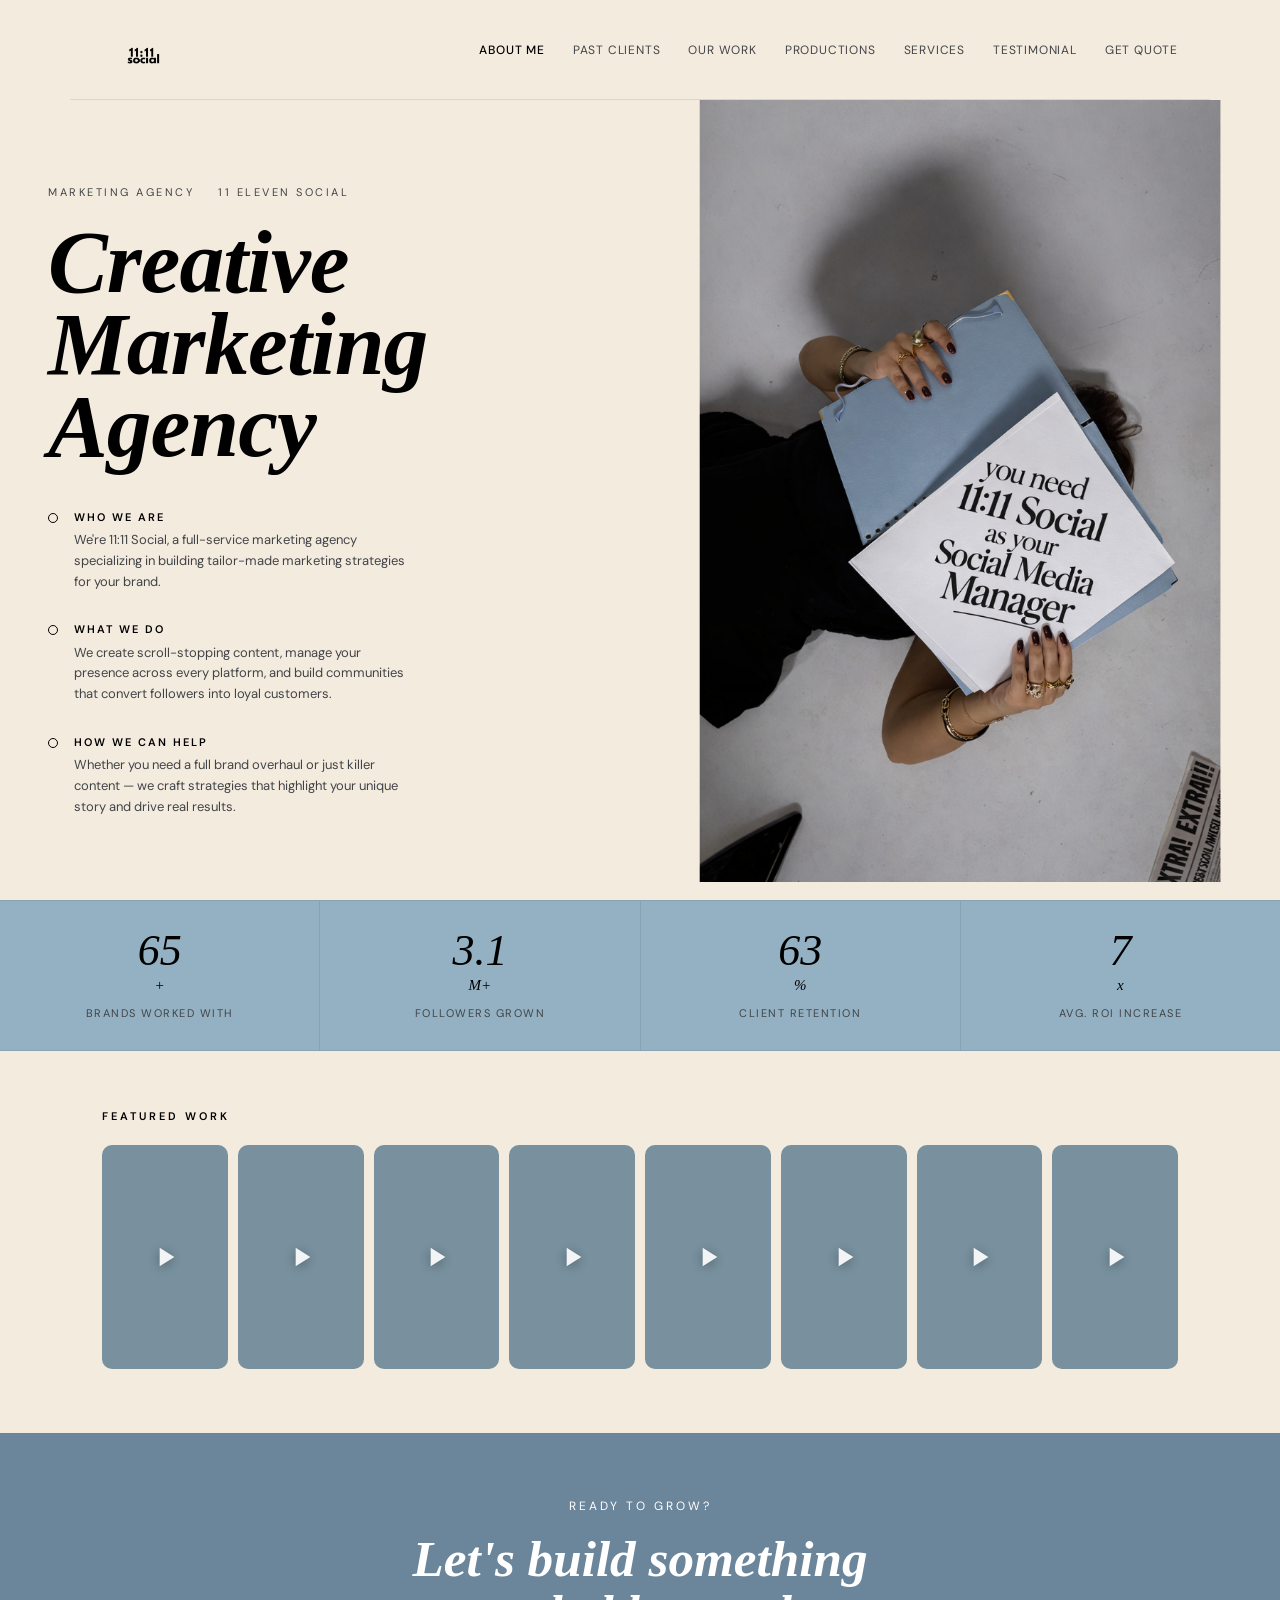
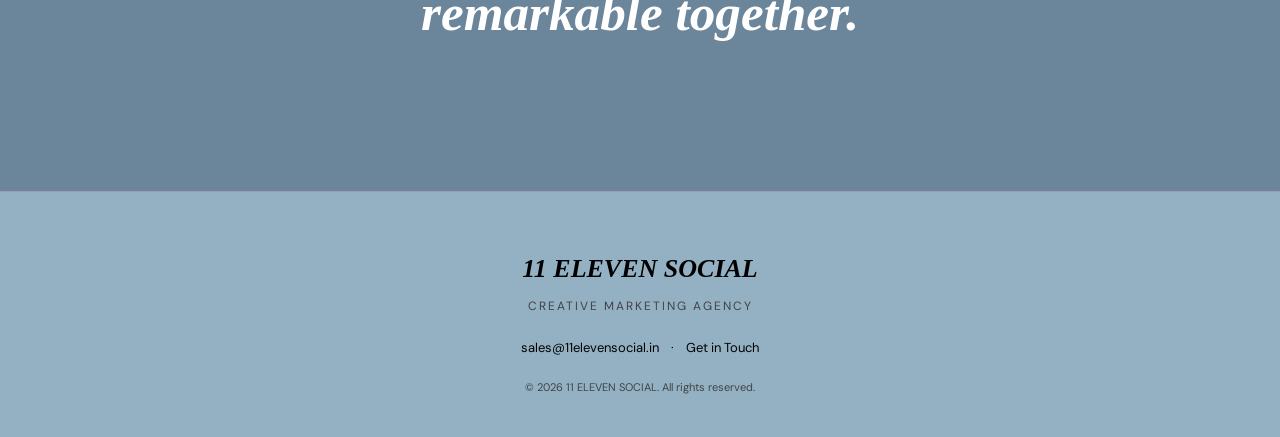
<file: index.html>
<!DOCTYPE html>
<html lang="en">
<head>
  <meta charset="UTF-8" />
  <meta name="viewport" content="width=device-width, initial-scale=1.0" />
  <title>About Me — 11Eleven Social</title>
  <link rel="preconnect" href="https://fonts.googleapis.com" />
  <link rel="preconnect" href="https://fonts.gstatic.com" crossorigin />
  <link href="https://fonts.googleapis.com/css2?family=Playfair+Display:ital,wght@0,700;1,400;1,700&family=DM+Sans:wght@300;400;500&display=swap" rel="stylesheet" />
  <link rel="stylesheet" href="style.css" />
  <style>
    /* ── HERO ── */
    .hero {
      display: grid;
      grid-template-columns: 1fr 1fr;
      min-height: calc(100vh - var(--nav-h));
      overflow: hidden;
    }
    .hero-left {
      padding: 60px 48px;
      display: flex;
      flex-direction: column;
      justify-content: center;
      background: var(--pink-bg);
      position: relative;
      z-index: 1;
    }
    .hero-eyebrow {
      display: flex;
      gap: 24px;
      font-size: 11px;
      letter-spacing: 2.5px;
      text-transform: uppercase;
      color: var(--text-muted);
      margin-bottom: 20px;
    }
    .hero-headline {
      font-family: var(--font-display);
      font-size: clamp(48px, 7vw, 110px);
      font-weight: 700;
      font-style: italic;
      color: var(--rose);
      line-height: 0.92;
      margin-bottom: 40px;
      letter-spacing: -1px;
    }
    .hero-qa { display: flex; flex-direction: column; gap: 28px; }
    .hero-q { display: flex; gap: 16px; align-items: flex-start; }
    .hero-q-dot {
      width: 10px; height: 10px;
      border-radius: 50%;
      border: 1.5px solid var(--rose);
      flex-shrink: 0;
      margin-top: 5px;
    }
    .hero-q-label {
      font-size: 11px;
      letter-spacing: 2px;
      text-transform: uppercase;
      color: var(--rose);
      font-weight: 600;
      margin-bottom: 4px;
    }
    .hero-q-body {
      font-size: 13px;
      color: var(--text-muted);
      line-height: 1.6;
      max-width: 340px;
    }
    .hero-right {
      position: relative;
      overflow: hidden;
    }
    .hero-photo {
      width: 100%;
      height: 100%;
      object-fit: cover;
      object-position: top center;
      border-radius: 0;
    }

    /* ── STATS BAR ── */
    .stats {
      display: flex;
      background: var(--pink-mid);
      border-top: 1px solid rgba(0,0,0,.08);
      border-bottom: 1px solid rgba(0,0,0,.08);
    }
    .stat-item {
      flex: 1;
      text-align: center;
      padding: 28px 16px;
      border-right: 1px solid rgba(0,0,0,.08);
    }
    .stat-item:last-child { border-right: none; }
    .stat-num {
      font-family: var(--font-display);
      font-size: clamp(28px, 3.5vw, 44px);
      font-style: italic;
      color: var(--rose);
      line-height: 1;
    }
    .stat-label {
      font-size: 11px;
      letter-spacing: 1.5px;
      text-transform: uppercase;
      color: var(--text-muted);
      margin-top: 6px;
    }

    /* ── VIDEO SECTION ON INDEX ── */
    .index-video-section {
      max-width: var(--max-w);
      margin: 0 auto;
      padding: 56px 32px 64px;
    }
    .index-video-label {
      font-size: 11px;
      letter-spacing: 3px;
      text-transform: uppercase;
      color: var(--rose);
      font-weight: 600;
      margin-bottom: 20px;
    }
    .index-video-row {
      display: grid;
      grid-template-columns: repeat(8, 1fr);
      gap: 10px;
    }
    .index-video-card {
      position: relative;
      border-radius: var(--radius);
      overflow: hidden;
      background: var(--pink-mid);
      aspect-ratio: 9/16;
      cursor: pointer;
    }
    .index-video-card video {
      width: 100%;
      height: 100%;
      object-fit: cover;
      display: block;
    }
    .index-video-card .play-btn {
      position: absolute;
      inset: 0;
      display: flex;
      align-items: center;
      justify-content: center;
      background: rgba(0,0,0,0.18);
      transition: background 0.2s;
    }
    .index-video-card .play-btn svg {
      width: 32px;
      height: 32px;
      fill: white;
      opacity: 0.9;
      filter: drop-shadow(0 2px 6px rgba(0,0,0,0.4));
      transition: transform 0.2s;
    }
    .index-video-card:hover .play-btn { background: rgba(0,0,0,0.06); }
    .index-video-card:hover .play-btn svg { transform: scale(1.12); }

    /* ── MOBILE ── */
    @media (max-width: 768px) {
      .hero { grid-template-columns: 1fr; overflow: visible; min-height: unset; }

      .hero-left { padding: 32px 20px 40px; }
      .stats { flex-wrap: wrap; }
      .stat-item { flex: 1 1 50%; border-bottom: 1px solid rgba(0,0,0,.08); }
      .index-video-section { padding: 40px 16px 48px; }
      .index-video-row {
        grid-template-columns: repeat(2, 1fr);
        gap: 8px;
      }
    }
  </style>
</head>
<body>

  <section class="hero">
    <div class="hero-left reveal">
      <div class="hero-eyebrow">
        <span>Marketing Agency</span>
        <span>11 Eleven Social</span>
      </div>
      <h1 class="hero-headline">Creative<br/>Marketing<br/>Agency</h1>
      <div class="hero-qa">
        <div class="hero-q">
          <div><div class="hero-q-dot"></div></div>
          <div>
            <div class="hero-q-label">Who We Are</div>
            <p class="hero-q-body">We're 11:11 Social, a full-service marketing agency specializing in building tailor-made marketing strategies for your brand.</p>
          </div>
        </div>
        <div class="hero-q">
          <div><div class="hero-q-dot"></div></div>
          <div>
            <div class="hero-q-label">What We Do</div>
            <p class="hero-q-body">We create scroll-stopping content, manage your presence across every platform, and build communities that convert followers into loyal customers.</p>
          </div>
        </div>
        <div class="hero-q">
          <div><div class="hero-q-dot"></div></div>
          <div>
            <div class="hero-q-label">How We Can Help</div>
            <p class="hero-q-body">Whether you need a full brand overhaul or just killer content — we craft strategies that highlight your unique story and drive real results.</p>
          </div>
        </div>
      </div>
    </div>
    <div style="width:100%;overflow:hidden;">
      <img src="mainpage.png" alt="11Eleven Social" style="width:100%;height:auto;display:block;" />
    </div>
  </section>

  <div class="stats">
    <div class="stat-item reveal">
      <div class="stat-num" data-target="100">0</div><span class="stat-num" style="font-size:1em">+</span>
      <div class="stat-label">Brands Worked With</div>
    </div>
    <div class="stat-item reveal">
      <div class="stat-num" data-target="4.8">0</div><span class="stat-num" style="font-size:1em">M+</span>
      <div class="stat-label">Followers Grown</div>
    </div>
    <div class="stat-item reveal">
      <div class="stat-num" data-target="98">0</div><span class="stat-num" style="font-size:1em">%</span>
      <div class="stat-label">Client Retention</div>
    </div>
    <div class="stat-item reveal">
      <div class="stat-num" data-target="11">0</div><span class="stat-num" style="font-size:1em">x</span>
      <div class="stat-label">Avg. ROI Increase</div>
    </div>
  </div>

  <!-- 8-video preview row -->
  <div class="index-video-section reveal">
    <p class="index-video-label">Featured Work</p>
    <div class="index-video-row">
      <div class="index-video-card">
        <video src="home/home1.mp4" preload="metadata" playsinline></video>
        <div class="play-btn"><svg viewBox="0 0 24 24"><path d="M8 5v14l11-7z"/></svg></div>
      </div>
      <div class="index-video-card">
        <video src="home/home2.mp4" preload="metadata" playsinline></video>
        <div class="play-btn"><svg viewBox="0 0 24 24"><path d="M8 5v14l11-7z"/></svg></div>
      </div>
      <div class="index-video-card">
        <video src="home/home3.mp4" preload="metadata" playsinline></video>
        <div class="play-btn"><svg viewBox="0 0 24 24"><path d="M8 5v14l11-7z"/></svg></div>
      </div>
      <div class="index-video-card">
        <video src="home/home4.mp4" preload="metadata" playsinline></video>
        <div class="play-btn"><svg viewBox="0 0 24 24"><path d="M8 5v14l11-7z"/></svg></div>
      </div>
      <div class="index-video-card">
        <video src="home/home5.mp4" preload="metadata" playsinline></video>
        <div class="play-btn"><svg viewBox="0 0 24 24"><path d="M8 5v14l11-7z"/></svg></div>
      </div>
      <div class="index-video-card">
        <video src="home/home6.mp4" preload="metadata" playsinline></video>
        <div class="play-btn"><svg viewBox="0 0 24 24"><path d="M8 5v14l11-7z"/></svg></div>
      </div>
      <div class="index-video-card">
        <video src="home/home7.mp4" preload="metadata" playsinline></video>
        <div class="play-btn"><svg viewBox="0 0 24 24"><path d="M8 5v14l11-7z"/></svg></div>
      </div>
      <div class="index-video-card">
        <video src="home/home8.mp4" preload="metadata" playsinline></video>
        <div class="play-btn"><svg viewBox="0 0 24 24"><path d="M8 5v14l11-7z"/></svg></div>
      </div>
    </div>
  </div>

  <!-- Lightbox -->
  <div id="lightbox" style="display:none;position:fixed;inset:0;background:rgba(0,0,0,0.93);z-index:9999;align-items:center;justify-content:center;" onclick="closeLightbox(event)">
    <div style="position:relative;max-height:90vh;max-width:420px;width:92vw;">
      <button id="lbClose" style="position:absolute;top:-44px;right:0;background:none;border:none;color:white;font-size:30px;cursor:pointer;padding:8px;">&#x2715;</button>
      <video id="lightboxVideo" controls playsinline style="width:100%;height:auto;max-height:88vh;border-radius:12px;display:block;"></video>
    </div>
  </div>

  <div style="text-align:center; padding: 0 32px 80px; background: var(--pink-light);">
    <p class="reveal" style="font-size:12px;letter-spacing:3px;text-transform:uppercase;color:var(--white);margin-bottom:16px;padding-top:64px;">Ready to grow?</p>
    <h2 class="reveal section-title" style="margin-bottom:28px;color:var(--white);">Let's build something<br/><em>remarkable</em> together.</h2>
    <div class="reveal" style="display:flex;gap:16px;justify-content:center;flex-wrap:wrap;">
      <a href="contact.html" class="btn btn-solid">Get In Touch</a>
      <a href="clients.html" class="btn" style="border-color:var(--white);color:var(--white);">See Our Work</a>
    </div>
  </div>

  <script src="shared.js"></script>
  <script src="main.js"></script>

  <script>
    // Thumbnail: seek to first frame
    document.querySelectorAll('video[src]').forEach(function(v) {
      v.addEventListener('loadedmetadata', function() { v.currentTime = 0.1; });
    });

    // Attach click to every card
    document.querySelectorAll('.index-video-card, .video-card').forEach(function(card) {
      card.style.cursor = 'pointer';
      card.addEventListener('click', function() {
        var src = card.querySelector('video').getAttribute('src');
        var lb = document.getElementById('lightbox');
        var lv = document.getElementById('lightboxVideo');
        lv.src = src;
        lb.style.display = 'flex';
        document.body.style.overflow = 'hidden';
      });
    });

    // Close lightbox
    document.getElementById('lightbox').addEventListener('click', function(e) {
      if (e.target === this || e.target.id === 'lbClose') {
        document.getElementById('lightboxVideo').src = '';
        this.style.display = 'none';
        document.body.style.overflow = '';
      }
    });
  </script>
</body>
</html>
</file>
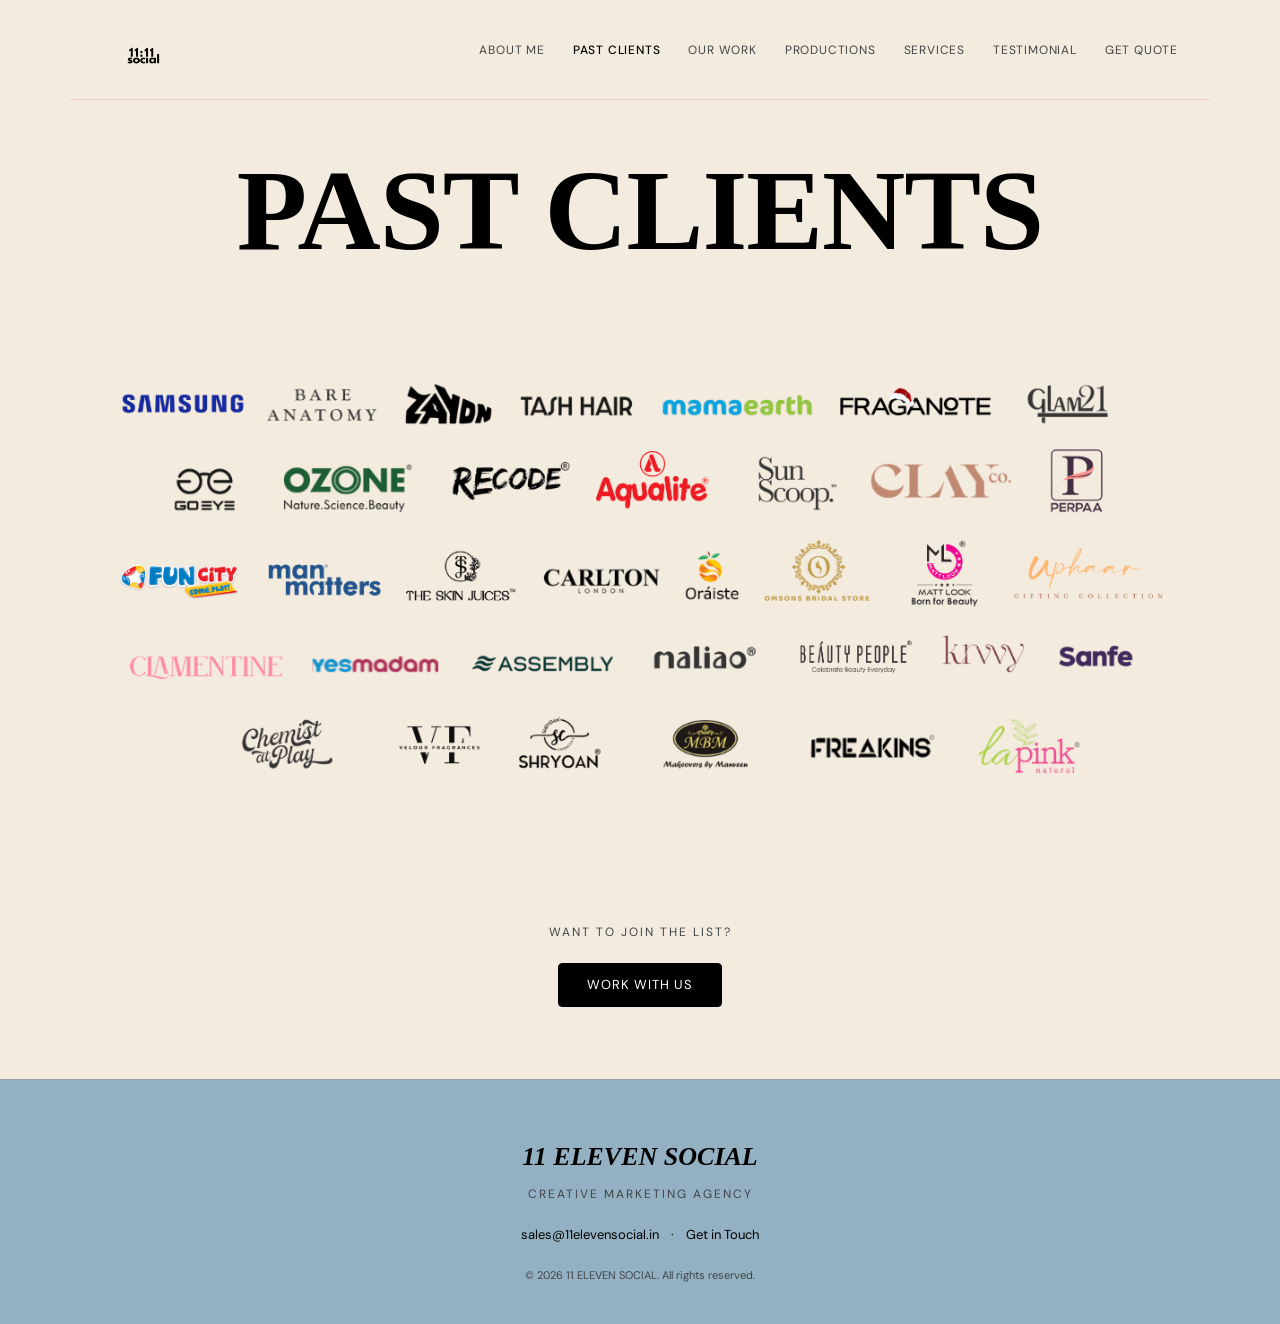
<file: clients.html>
<!DOCTYPE html>
<html lang="en">
<head>
  <meta charset="UTF-8" />
  <meta name="viewport" content="width=device-width, initial-scale=1.0" />
  <title>Past Clients — 11Eleven Social</title>
  <link rel="preconnect" href="https://fonts.googleapis.com" />
  <link rel="preconnect" href="https://fonts.gstatic.com" crossorigin />
  <link href="https://fonts.googleapis.com/css2?family=Playfair+Display:ital,wght@0,700;1,400;1,700&family=DM+Sans:wght@300;400;500&display=swap" rel="stylesheet" />
  <link rel="stylesheet" href="style.css" />
  <style>
    .brands-section {
      max-width: var(--max-w);
      margin: 0 auto;
      padding: 0 32px 72px;
    }

    .brands-image-wrap {
      width: 100%;
      border-radius: var(--radius);
      overflow: hidden;
    }

    .brands-image-wrap img {
      width: 100%;
      height: auto;
      display: block;
      border-radius: var(--radius);
      object-fit: contain;
    }

    @media (max-width: 600px) {
      .brands-section {
        padding: 0 16px 48px;
      }
    }
  </style>
</head>
<body>

  <h1 class="page-title reveal">PAST CLIENTS</h1>

  <div class="brands-section reveal">
    <div class="brands-image-wrap">
      <img src="brands.png" alt="Our Past Clients & Brands" />
    </div>
  </div>

  <div style="text-align:center; padding: 8px 32px 72px;">
    <p style="font-size:12px;letter-spacing:2px;text-transform:uppercase;color:var(--text-muted);margin-bottom:20px;">Want to join the list?</p>
    <a href="contact.html" class="btn btn-solid">Work With Us</a>
  </div>

  <script src="shared.js"></script>
  <script src="main.js"></script>
</body>
</html>
</file>
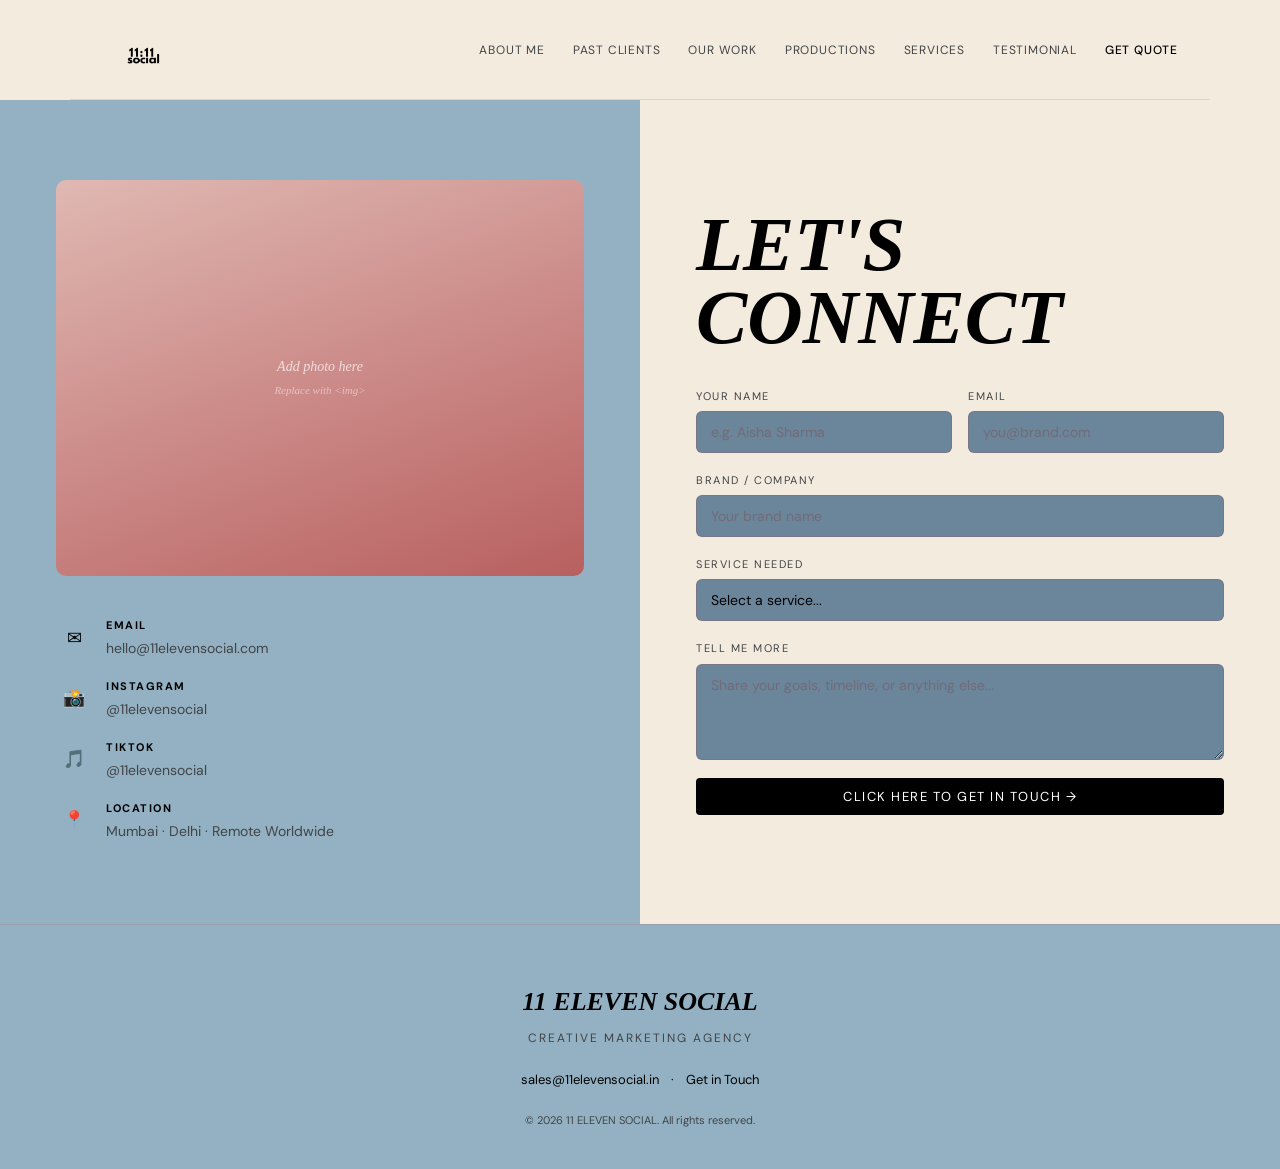
<file: contact.html>
<!DOCTYPE html>
<html lang="en">
<head>
  <meta charset="UTF-8" />
  <meta name="viewport" content="width=device-width, initial-scale=1.0" />
  <title>Contact — 11Eleven Social</title>
  <link rel="preconnect" href="https://fonts.googleapis.com" />
  <link href="https://fonts.googleapis.com/css2?family=Playfair+Display:ital,wght@0,700;1,400;1,700&family=DM+Sans:wght@300;400;500&display=swap" rel="stylesheet" />
  <link rel="stylesheet" href="style.css" />
  <style>
    .contact-layout {
      display: grid;
      grid-template-columns: 1fr 1fr;
      min-height: calc(100vh - var(--nav-h));
      gap: 0;
    }
    .contact-left {
      background: var(--pink-mid);
      padding: 80px 56px;
      display: flex;
      flex-direction: column;
      justify-content: center;
      gap: 32px;
    }
    .contact-photo-wrap {
      border-radius: var(--radius);
      overflow: hidden;
      aspect-ratio: 4/3;
      background: linear-gradient(160deg,#e0b8b2 0%,#b86060 100%);
      margin-bottom: 8px;
      display: flex;
      align-items: center;
      justify-content: center;
    }
    .contact-photo-wrap img { width:100%;height:100%;object-fit:cover;border-radius:0; }
    .contact-info { display: flex; flex-direction: column; gap: 16px; }
    .contact-row { display: flex; align-items: center; gap: 14px; }
    .contact-icon { font-size: 18px; width: 36px; text-align: center; flex-shrink: 0; }
    .contact-row-text strong { display: block; font-size: 11px; letter-spacing: 1.5px; text-transform: uppercase; color: var(--rose); margin-bottom: 2px; }
    .contact-row-text a, .contact-row-text span { font-size: 14px; color: var(--text-muted); }
    .contact-row-text a:hover { color: var(--rose); }

    .contact-right {
      background: var(--pink-bg);
      padding: 80px 56px;
      display: flex;
      flex-direction: column;
      justify-content: center;
    }
    .contact-right h1 {
      font-family: var(--font-display);
      font-size: clamp(44px, 6vw, 80px);
      font-style: italic;
      color: var(--rose);
      line-height: 0.95;
      margin-bottom: 32px;
    }

    .form { display: flex; flex-direction: column; gap: 18px; }
    .form-row { display: grid; grid-template-columns: 1fr 1fr; gap: 16px; }
    .form-group { display: flex; flex-direction: column; gap: 6px; }
    .form-group label { font-size: 11px; letter-spacing: 1.5px; text-transform: uppercase; color: var(--text-muted); }
    .form-group input,
    .form-group select,
    .form-group textarea {
      background: var(--pink-light);
      border: 1.5px solid rgba(180,50,58,.2);
      border-radius: 6px;
      color: var(--text);
      font-family: var(--font-body);
      font-size: 14px;
      padding: 11px 14px;
      outline: none;
      transition: border-color .2s;
      resize: vertical;
      appearance: none;
    }
    .form-group input:focus,
    .form-group select:focus,
    .form-group textarea:focus { border-color: var(--rose); }
    .form-group input::placeholder,
    .form-group textarea::placeholder { color: rgba(122,82,86,.5); }
    .form-success {
      display: none;
      background: rgba(180,50,58,.08);
      border: 1px solid rgba(180,50,58,.25);
      color: var(--rose);
      padding: 14px;
      border-radius: 6px;
      font-size: 13px;
      text-align: center;
      margin-top: 4px;
    }

    @media(max-width:768px){
      .contact-layout{grid-template-columns:1fr;}
      .contact-left{padding:48px 24px;}
      .contact-right{padding:48px 24px;}
      .form-row{grid-template-columns:1fr;}
    }
  </style>
</head>
<body>

  <div class="contact-layout">
    <div class="contact-left reveal">
      <div class="contact-photo-wrap">
        <span style="font-family:var(--font-display);font-style:italic;color:rgba(255,255,255,.7);font-size:14px;padding:20px;text-align:center;">Add photo here<br/><small style="font-size:11px;opacity:.7">Replace with &lt;img&gt;</small></span>
      </div>
      <div class="contact-info">
        <div class="contact-row">
          <div class="contact-icon">✉</div>
          <div class="contact-row-text">
            <strong>Email</strong>
            <a href="mailto:hello@11elevensocial.com">hello@11elevensocial.com</a>
          </div>
        </div>
        <div class="contact-row">
          <div class="contact-icon">📸</div>
          <div class="contact-row-text">
            <strong>Instagram</strong>
            <a href="#">@11elevensocial</a>
          </div>
        </div>
        <div class="contact-row">
          <div class="contact-icon">🎵</div>
          <div class="contact-row-text">
            <strong>TikTok</strong>
            <a href="#">@11elevensocial</a>
          </div>
        </div>
        <div class="contact-row">
          <div class="contact-icon">📍</div>
          <div class="contact-row-text">
            <strong>Location</strong>
            <span>Mumbai · Delhi · Remote Worldwide</span>
          </div>
        </div>
      </div>
    </div>

    <div class="contact-right reveal">
      <h1>LET'S<br/>CONNECT</h1>

      <form class="form" id="contactForm">
        <div class="form-row">
          <div class="form-group">
            <label>Your Name</label>
            <input type="text" placeholder="e.g. Aisha Sharma" required />
          </div>
          <div class="form-group">
            <label>Email</label>
            <input type="email" placeholder="you@brand.com" required />
          </div>
        </div>
        <div class="form-group">
          <label>Brand / Company</label>
          <input type="text" placeholder="Your brand name" />
        </div>
        <div class="form-group">
          <label>Service Needed</label>
          <select>
            <option value="">Select a service...</option>
            <option>Short Form Video Content</option>
            <option>Photography Package</option>
            <option>In Person Shoot</option>
            <option>Full Social Management</option>
            <option>Paid Social Ads</option>
            <option>Influencer Marketing</option>
            <option>Other / Not Sure</option>
          </select>
        </div>
        <div class="form-group">
          <label>Tell me more</label>
          <textarea rows="4" placeholder="Share your goals, timeline, or anything else..."></textarea>
        </div>
        <button type="submit" class="btn btn-solid" style="border:none;cursor:pointer;font-size:13px;letter-spacing:1.5px;">CLICK HERE TO GET IN TOUCH →</button>
        <div class="form-success" id="formSuccess">✓ Message sent! I'll be in touch within 24 hours.</div>
      </form>
    </div>
  </div>

  <script src="shared.js"></script>
  <script src="main.js"></script>
</body>
</html>
</file>
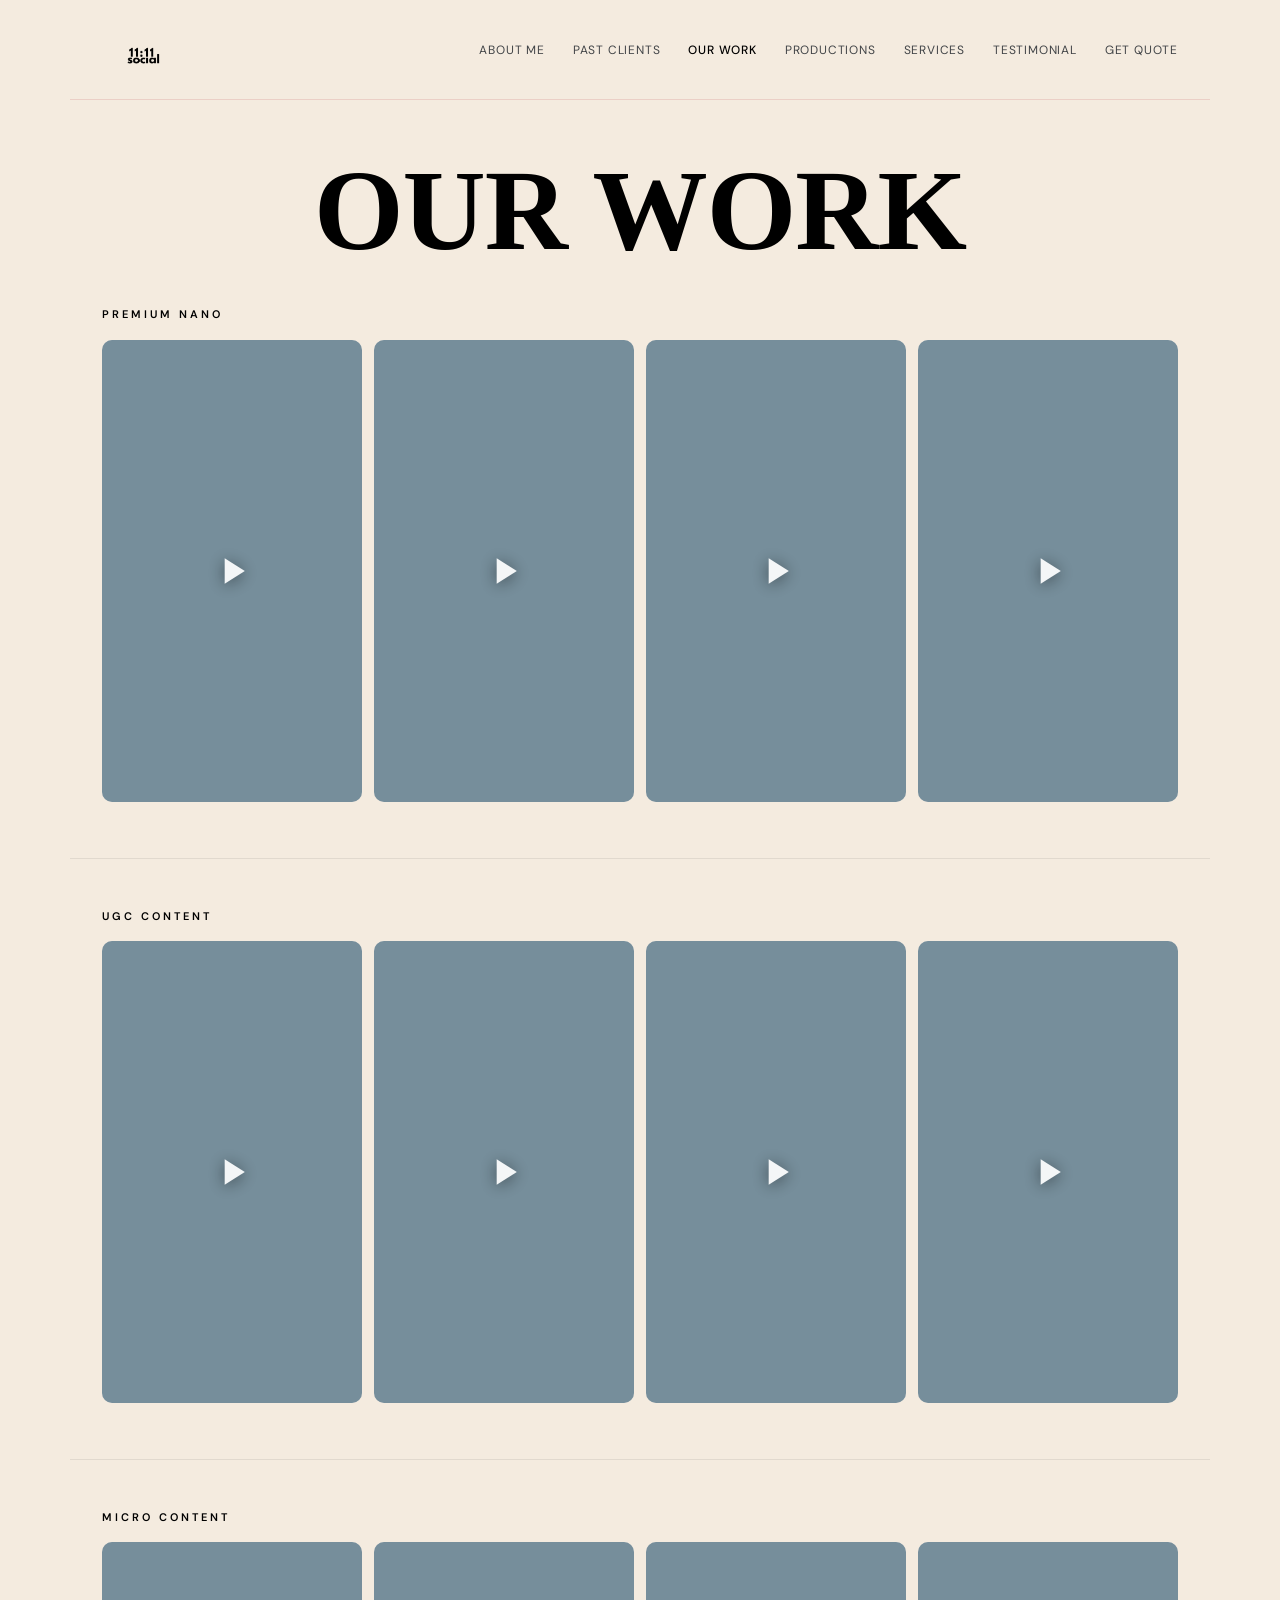
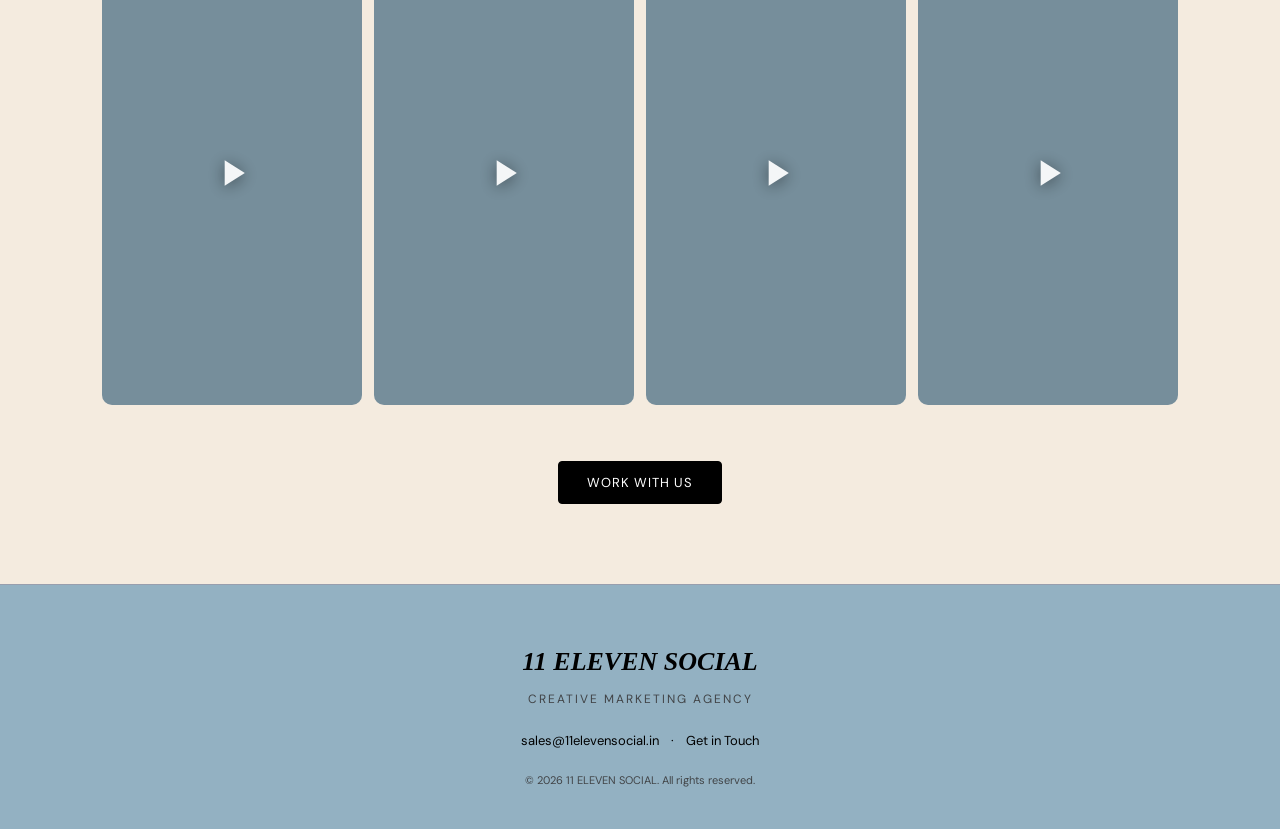
<file: content.html>
<!DOCTYPE html>
<html lang="en">
<head>
  <meta charset="UTF-8" />
  <meta name="viewport" content="width=device-width, initial-scale=1.0" />
  <title>Our Work — 11Eleven Social</title>
  <link rel="preconnect" href="https://fonts.googleapis.com" />
  <link href="https://fonts.googleapis.com/css2?family=Playfair+Display:ital,wght@0,700;1,400;1,700&family=DM+Sans:wght@300;400;500&display=swap" rel="stylesheet" />
  <link rel="stylesheet" href="style.css" />
  <style>
    .video-section {
      max-width: var(--max-w);
      margin: 0 auto;
      padding: 0 32px 56px;
    }
    .video-section-label {
      font-size: 11px;
      letter-spacing: 3px;
      text-transform: uppercase;
      color: var(--rose);
      font-weight: 600;
      margin-bottom: 16px;
    }
    .video-row {
      display: grid;
      grid-template-columns: repeat(4, 1fr);
      gap: 12px;
    }
    .video-card {
      position: relative;
      border-radius: var(--radius);
      overflow: hidden;
      background: var(--pink-mid);
      aspect-ratio: 9/16;
      cursor: pointer;
    }
    .video-card video {
      width: 100%;
      height: 100%;
      object-fit: cover;
      display: block;
      /* Force thumbnail to render on mobile */
      -webkit-playsinline: true;
    }
    .video-card .play-btn {
      position: absolute;
      inset: 0;
      display: flex;
      align-items: center;
      justify-content: center;
      background: rgba(0,0,0,0.20);
      transition: background 0.2s;
    }
    .video-card .play-btn svg {
      width: 44px;
      height: 44px;
      fill: white;
      opacity: 0.92;
      filter: drop-shadow(0 2px 8px rgba(0,0,0,0.5));
      transition: transform 0.2s, opacity 0.2s;
    }
    .video-card:hover .play-btn { background: rgba(0,0,0,0.06); }
    .video-card:hover .play-btn svg { transform: scale(1.12); opacity: 1; }

    .row-divider {
      border: none;
      border-top: 1px solid rgba(0,0,0,.08);
      max-width: var(--max-w);
      margin: 0 auto 48px;
    }

    /* Lightbox */
    .lightbox {
      display: none;
      position: fixed;
      inset: 0;
      background: rgba(0,0,0,0.93);
      z-index: 9999;
      align-items: center;
      justify-content: center;
    }
    .lightbox.open { display: flex; }
    .lightbox-inner {
      position: relative;
      max-height: 90vh;
      max-width: 420px;
      width: 92vw;
    }
    .lightbox-inner video {
      width: 100%;
      height: auto;
      max-height: 88vh;
      border-radius: 12px;
      display: block;
    }
    .lightbox-close {
      position: absolute;
      top: -44px;
      right: 0;
      background: none;
      border: none;
      color: white;
      font-size: 30px;
      cursor: pointer;
      line-height: 1;
      padding: 8px;
    }

    /* ── MOBILE ── */
    @media (max-width: 768px) {
      .video-section { padding: 0 14px 44px; }
      .video-row {
        grid-template-columns: repeat(2, 1fr);
        gap: 8px;
      }
      .video-card .play-btn svg { width: 36px; height: 36px; }
      .row-divider { margin: 0 14px 40px; }
    }
  </style>
</head>
<body>

  <h1 class="page-title reveal">OUR WORK</h1>

  <!-- ── CATEGORY 1 ── -->
  <div class="video-section reveal">
    <p class="video-section-label">Premium Nano</p>
    <div class="video-row">
      <div class="video-card">
        <video src="videos/video1.mp4" preload="metadata" playsinline></video>
        <div class="play-btn"><svg viewBox="0 0 24 24"><path d="M8 5v14l11-7z"/></svg></div>
      </div>
      <div class="video-card">
        <video src="videos/video2.mp4" preload="metadata" playsinline></video>
        <div class="play-btn"><svg viewBox="0 0 24 24"><path d="M8 5v14l11-7z"/></svg></div>
      </div>
      <div class="video-card">
        <video src="videos/video3.mp4" preload="metadata" playsinline></video>
        <div class="play-btn"><svg viewBox="0 0 24 24"><path d="M8 5v14l11-7z"/></svg></div>
      </div>
      <div class="video-card">
        <video src="videos/video4.mp4" preload="metadata" playsinline></video>
        <div class="play-btn"><svg viewBox="0 0 24 24"><path d="M8 5v14l11-7z"/></svg></div>
      </div>
    </div>
  </div>

  <hr class="row-divider" />

  <!-- ── CATEGORY 2 ── -->
  <div class="video-section reveal">
    <p class="video-section-label">UGC Content</p>
    <div class="video-row">
      <div class="video-card">
        <video src="videos/video5.mp4" preload="metadata" playsinline></video>
        <div class="play-btn"><svg viewBox="0 0 24 24"><path d="M8 5v14l11-7z"/></svg></div>
      </div>
      <div class="video-card">
        <video src="videos/video6.mp4" preload="metadata" playsinline></video>
        <div class="play-btn"><svg viewBox="0 0 24 24"><path d="M8 5v14l11-7z"/></svg></div>
      </div>
      <div class="video-card">
        <video src="videos/video7.mp4" preload="metadata" playsinline></video>
        <div class="play-btn"><svg viewBox="0 0 24 24"><path d="M8 5v14l11-7z"/></svg></div>
      </div>
      <div class="video-card">
        <video src="videos/video8.mp4" preload="metadata" playsinline></video>
        <div class="play-btn"><svg viewBox="0 0 24 24"><path d="M8 5v14l11-7z"/></svg></div>
      </div>
    </div>
  </div>

  <hr class="row-divider" />

  <!-- ── CATEGORY 3 ── -->
  <div class="video-section reveal">
    <p class="video-section-label">Micro Content</p>
    <div class="video-row">
      <div class="video-card">
        <video src="videos/video9.mp4" preload="metadata" playsinline></video>
        <div class="play-btn"><svg viewBox="0 0 24 24"><path d="M8 5v14l11-7z"/></svg></div>
      </div>
      <div class="video-card">
        <video src="videos/video10.mp4" preload="metadata" playsinline></video>
        <div class="play-btn"><svg viewBox="0 0 24 24"><path d="M8 5v14l11-7z"/></svg></div>
      </div>
      <div class="video-card">
        <video src="videos/video11.mp4" preload="metadata" playsinline></video>
        <div class="play-btn"><svg viewBox="0 0 24 24"><path d="M8 5v14l11-7z"/></svg></div>
      </div>
      <div class="video-card">
        <video src="videos/video12.mp4" preload="metadata" playsinline></video>
        <div class="play-btn"><svg viewBox="0 0 24 24"><path d="M8 5v14l11-7z"/></svg></div>
      </div>
    </div>
  </div>

  <!-- Lightbox -->
  <div id="lightbox" style="display:none;position:fixed;inset:0;background:rgba(0,0,0,0.93);z-index:9999;align-items:center;justify-content:center;" onclick="closeLightbox(event)">
    <div style="position:relative;max-height:90vh;max-width:420px;width:92vw;">
      <button id="lbClose" style="position:absolute;top:-44px;right:0;background:none;border:none;color:white;font-size:30px;cursor:pointer;padding:8px;">&#x2715;</button>
      <video id="lightboxVideo" controls playsinline style="width:100%;height:auto;max-height:88vh;border-radius:12px;display:block;"></video>
    </div>
  </div>

  <div style="text-align:center;padding:0 32px 80px;">
    <a href="contact.html" class="btn btn-solid">Work With Us</a>
  </div>

  <script src="shared.js"></script>
  <script src="main.js"></script>

  <script>
    // Thumbnail: seek to first frame
    document.querySelectorAll('video[src]').forEach(function(v) {
      v.addEventListener('loadedmetadata', function() { v.currentTime = 0.1; });
    });

    // Attach click to every card
    document.querySelectorAll('.index-video-card, .video-card').forEach(function(card) {
      card.style.cursor = 'pointer';
      card.addEventListener('click', function() {
        var src = card.querySelector('video').getAttribute('src');
        var lb = document.getElementById('lightbox');
        var lv = document.getElementById('lightboxVideo');
        lv.src = src;
        lb.style.display = 'flex';
        document.body.style.overflow = 'hidden';
      });
    });

    // Close lightbox
    document.getElementById('lightbox').addEventListener('click', function(e) {
      if (e.target === this || e.target.id === 'lbClose') {
        document.getElementById('lightboxVideo').src = '';
        this.style.display = 'none';
        document.body.style.overflow = '';
      }
    });
  </script>
</body>
</html>
</file>
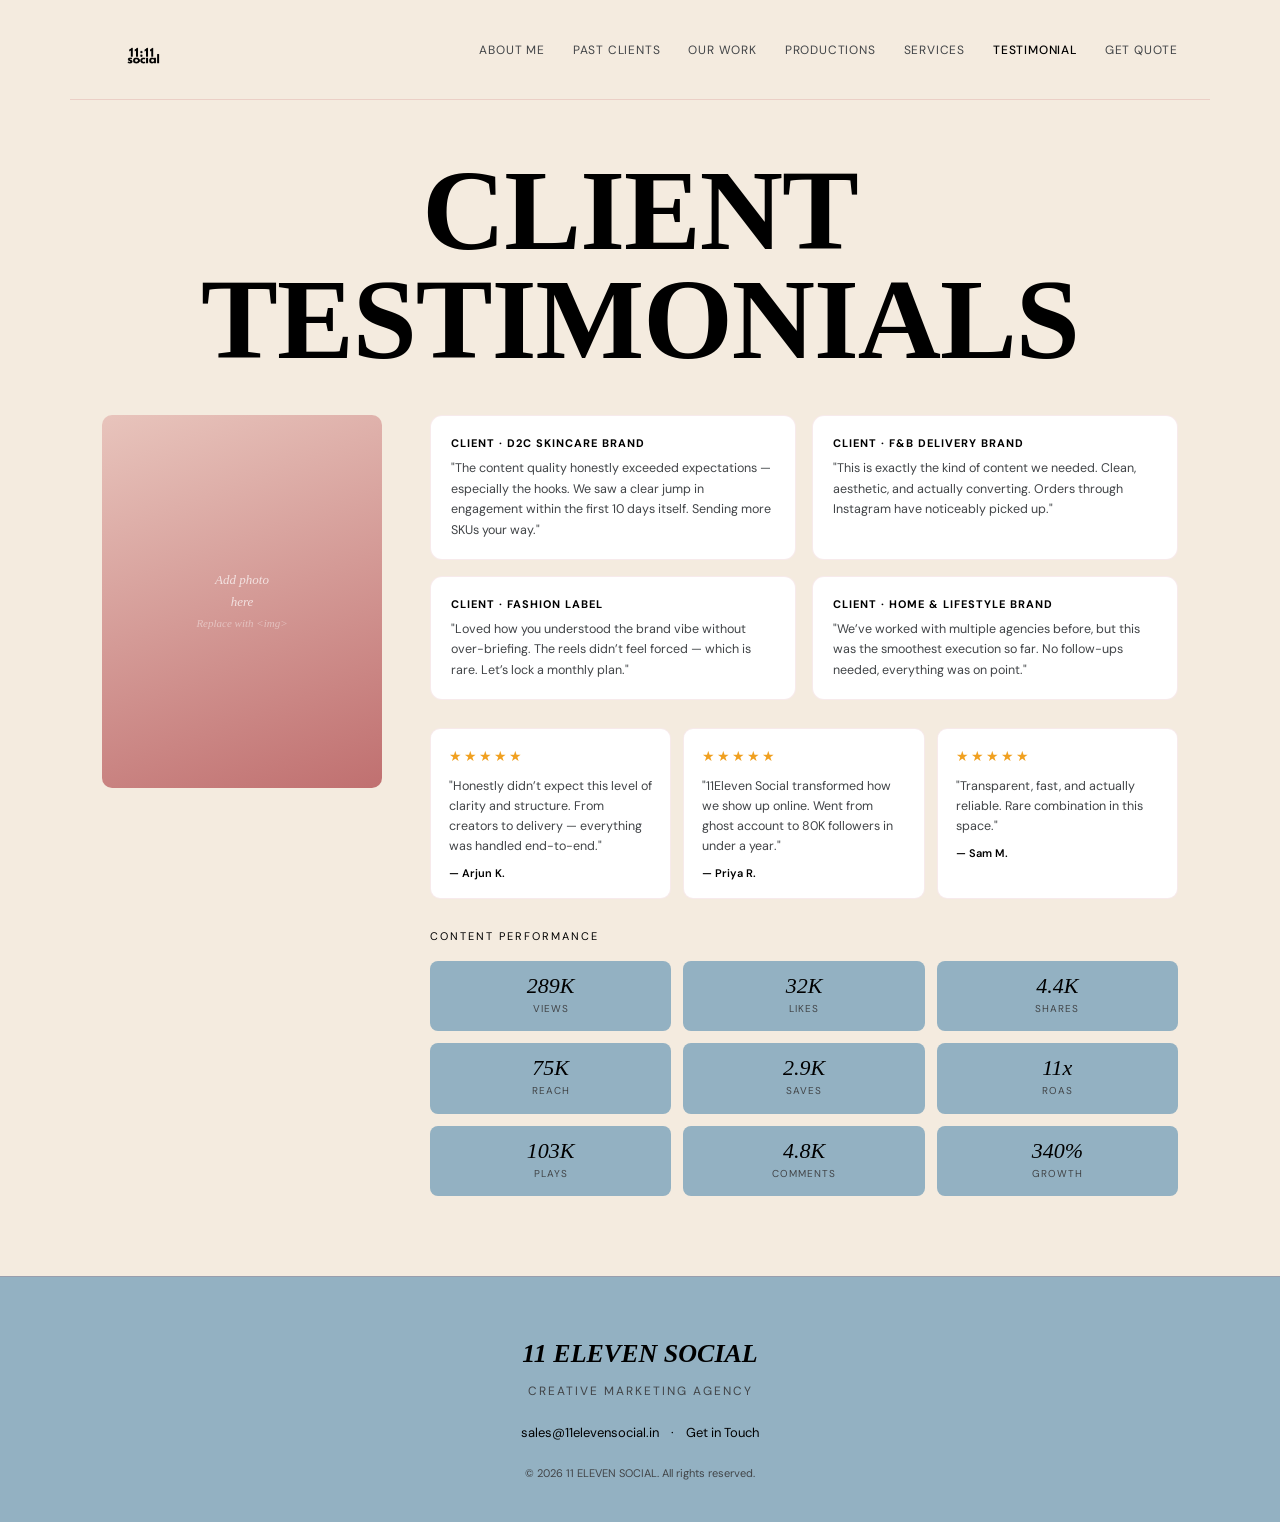
<file: feedback.html>
<!DOCTYPE html>
<html lang="en">
<head>
  <meta charset="UTF-8" />
  <meta name="viewport" content="width=device-width, initial-scale=1.0" />
  <title>Feedback — 11Eleven Social</title>
  <link rel="preconnect" href="https://fonts.googleapis.com" />
  <link href="https://fonts.googleapis.com/css2?family=Playfair+Display:ital,wght@0,700;1,400;1,700&family=DM+Sans:wght@300;400;500&display=swap" rel="stylesheet" />
  <link rel="stylesheet" href="style.css" />
  <style>
    .feedback-layout {
      display: grid;
      grid-template-columns: 280px 1fr;
      gap: 48px;
      max-width: var(--max-w);
      margin: 0 auto;
      padding: 0 32px 80px;
      align-items: start;
    }
    .feedback-photo {
      border-radius: var(--radius);
      overflow: hidden;
      aspect-ratio: 3/4;
      background: linear-gradient(160deg,#e8c4bc 0%,#c07070 100%);
      display: flex;
      align-items: center;
      justify-content: center;
      position: sticky;
      top: calc(var(--nav-h) + 24px);
    }
    .feedback-photo-ph {
      font-family: var(--font-display);
      font-size: 13px;
      font-style: italic;
      color: rgba(255,255,255,.7);
      text-align: center;
      padding: 20px;
    }
    .feedback-right { display: flex; flex-direction: column; gap: 28px; }

    /* chat bubble cards */
    .bubble-grid {
      display: grid;
      grid-template-columns: 1fr 1fr;
      gap: 16px;
    }
    .bubble {
      background: var(--white);
      border-radius: 12px;
      padding: 18px 20px;
      font-size: 12.5px;
      color: var(--text-muted);
      line-height: 1.65;
      border: 1px solid rgba(180,50,58,.1);
      position: relative;
    }
    .bubble strong { display: block; color: var(--rose); font-size: 11px; letter-spacing: 1px; text-transform: uppercase; margin-bottom: 6px; }

    /* analytics numbers */
    .analytics-grid {
      display: grid;
      grid-template-columns: repeat(3, 1fr);
      gap: 12px;
    }
    .analytic-card {
      background: var(--pink-mid);
      border-radius: 8px;
      padding: 14px 16px;
      text-align: center;
    }
    .analytic-num { font-family: var(--font-display); font-size: 22px; font-style: italic; color: var(--rose); line-height: 1; }
    .analytic-label { font-size: 10px; letter-spacing: 1px; text-transform: uppercase; color: var(--text-muted); margin-top: 4px; }

    /* star reviews */
    .star-row { display: flex; flex-wrap: wrap; gap: 12px; }
    .star-card {
      background: var(--white);
      border: 1px solid rgba(180,50,58,.1);
      border-radius: 10px;
      padding: 16px 18px;
      flex: 1 1 200px;
    }
    .stars { color: #f0a020; font-size: 14px; letter-spacing: 2px; margin-bottom: 8px; }
    .star-card p { font-size: 12.5px; color: var(--text-muted); line-height: 1.6; }
    .star-card .author { font-size: 11px; color: var(--rose); margin-top: 8px; font-weight: 600; }

    @media(max-width:768px){
      .feedback-layout{grid-template-columns:1fr;}
      .feedback-photo{display:none;}
      .bubble-grid{grid-template-columns:1fr;}
      .analytics-grid{grid-template-columns:repeat(2,1fr);}
    }
  </style>
</head>
<body>

  <h1 class="page-title reveal">CLIENT TESTIMONIALS</h1>

  <div class="feedback-layout">
    <div class="feedback-photo">
      <div class="feedback-photo-ph">Add photo<br/>here<br/><small style="opacity:.6;font-size:11px">Replace with &lt;img&gt;</small></div>
    </div>

    <div class="feedback-right">
      <!-- client messages -->
      <div class="bubble-grid reveal">
        <div class="bubble"><strong>Client · D2C SKINCARE BRAND</strong>"The content quality honestly exceeded expectations — especially the hooks. We saw a clear jump in engagement within the first 10 days itself. Sending more SKUs your way."</div>
        <div class="bubble"><strong>Client · F&B DELIVERY BRAND</strong>"This is exactly the kind of content we needed. Clean, aesthetic, and actually converting. Orders through Instagram have noticeably picked up."</div>
        <div class="bubble"><strong>Client · FASHION LABEL</strong>"Loved how you understood the brand vibe without over-briefing. The reels didn’t feel forced — which is rare. Let’s lock a monthly plan."</div>
        <div class="bubble"><strong>Client · HOME & LIFESTYLE BRAND</strong>"We’ve worked with multiple agencies before, but this was the smoothest execution so far. No follow-ups needed, everything was on point."</div>
      </div>

      <!-- star reviews -->
      <div class="star-row reveal">
        <div class="star-card">
          <div class="stars">★★★★★</div>
          <p>"Honestly didn’t expect this level of clarity and structure. From creators to delivery — everything was handled end-to-end."</p>
          <div class="author">— Arjun K.</div>
        </div>
        <div class="star-card">
          <div class="stars">★★★★★</div>
          <p>"11Eleven Social transformed how we show up online. Went from ghost account to 80K followers in under a year."</p>
          <div class="author">— Priya R.</div>
        </div>
        <div class="star-card">
          <div class="stars">★★★★★</div>
          <p>"Transparent, fast, and actually reliable. Rare combination in this space."</p>
          <div class="author">— Sam M.</div>
        </div>
      </div>

      <!-- analytics -->
      <div class="reveal">
        <p style="font-size:11px;letter-spacing:2px;text-transform:uppercase;color:var(--rose);margin-bottom:16px;">Content Performance</p>
        <div class="analytics-grid">
          <div class="analytic-card"><div class="analytic-num">289K</div><div class="analytic-label">Views</div></div>
          <div class="analytic-card"><div class="analytic-num">32K</div><div class="analytic-label">Likes</div></div>
          <div class="analytic-card"><div class="analytic-num">4.4K</div><div class="analytic-label">Shares</div></div>
          <div class="analytic-card"><div class="analytic-num">75K</div><div class="analytic-label">Reach</div></div>
          <div class="analytic-card"><div class="analytic-num">2.9K</div><div class="analytic-label">Saves</div></div>
          <div class="analytic-card"><div class="analytic-num">11x</div><div class="analytic-label">ROAS</div></div>
          <div class="analytic-card"><div class="analytic-num">103K</div><div class="analytic-label">Plays</div></div>
          <div class="analytic-card"><div class="analytic-num">4.8K</div><div class="analytic-label">Comments</div></div>
          <div class="analytic-card"><div class="analytic-num">340%</div><div class="analytic-label">Growth</div></div>
        </div>
      </div>
    </div>
  </div>

  <script src="shared.js"></script>
  <script src="main.js"></script>
</body>
</html>
</file>
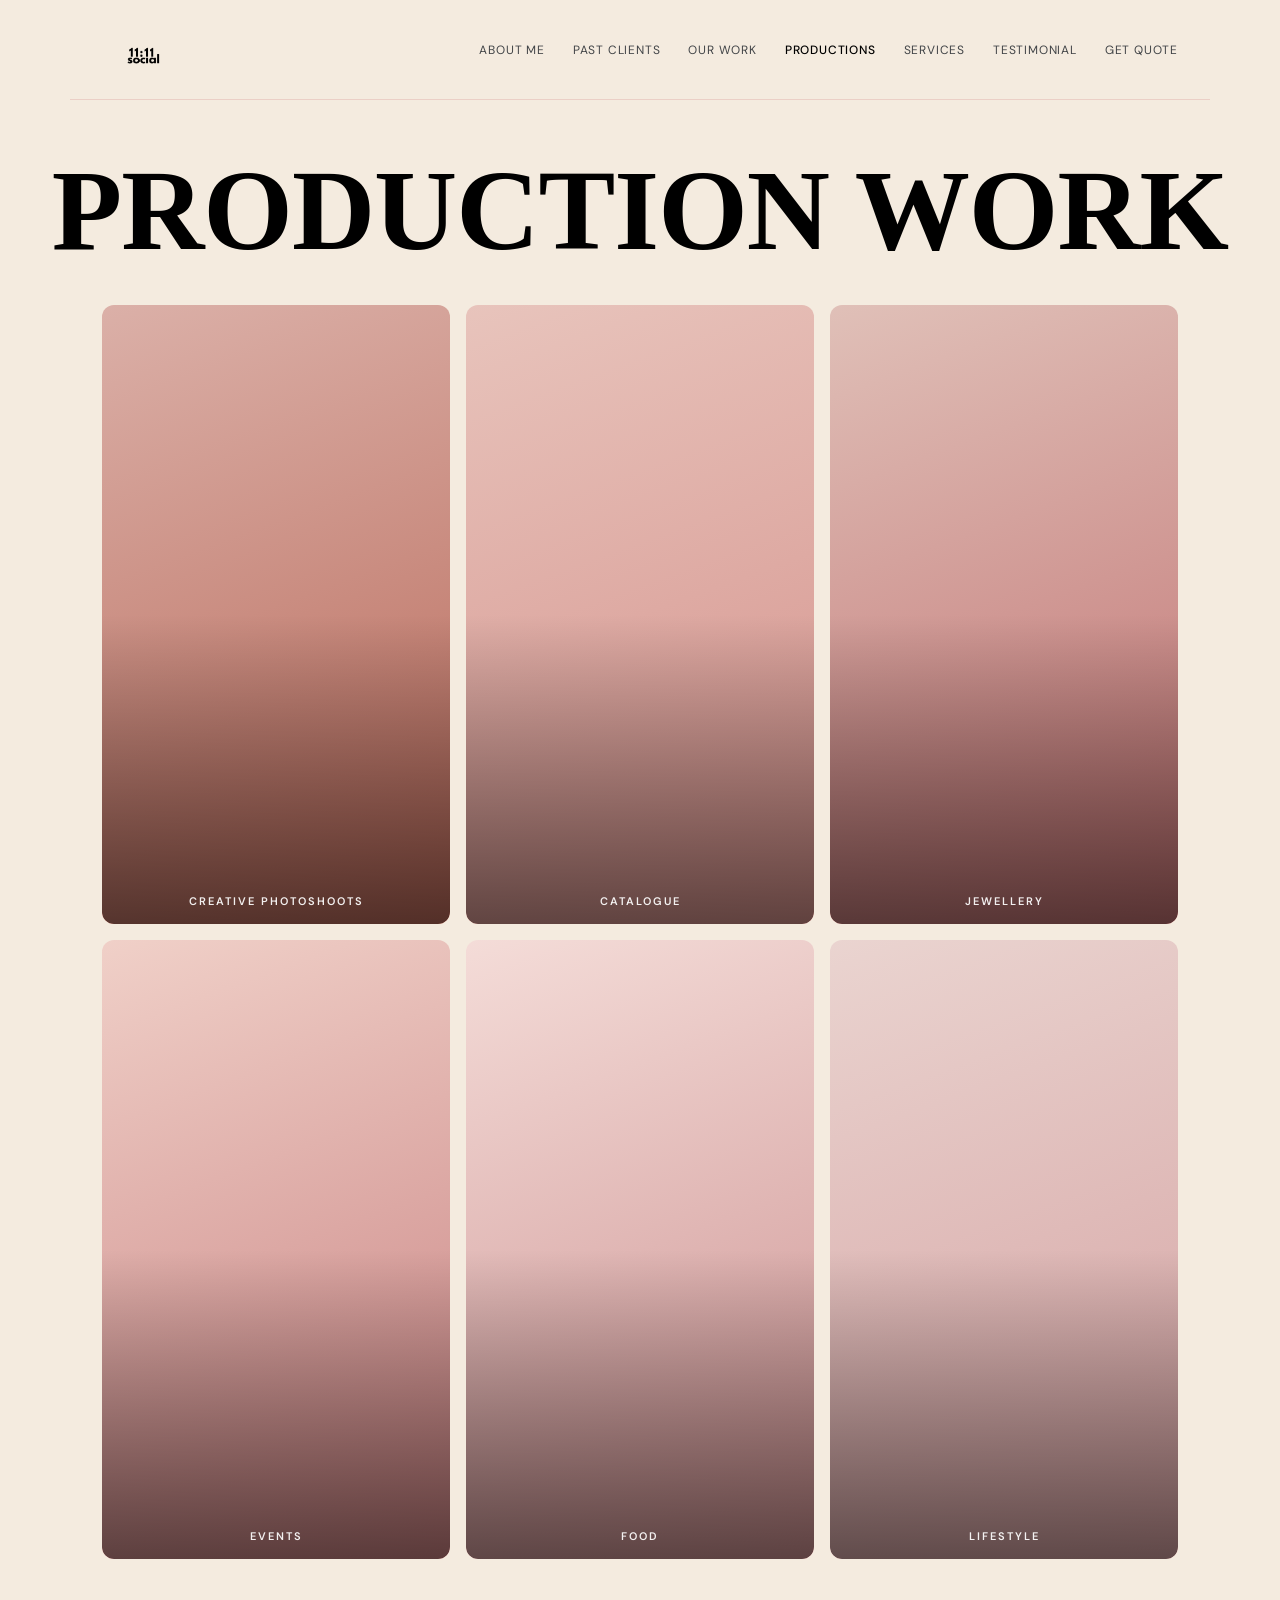
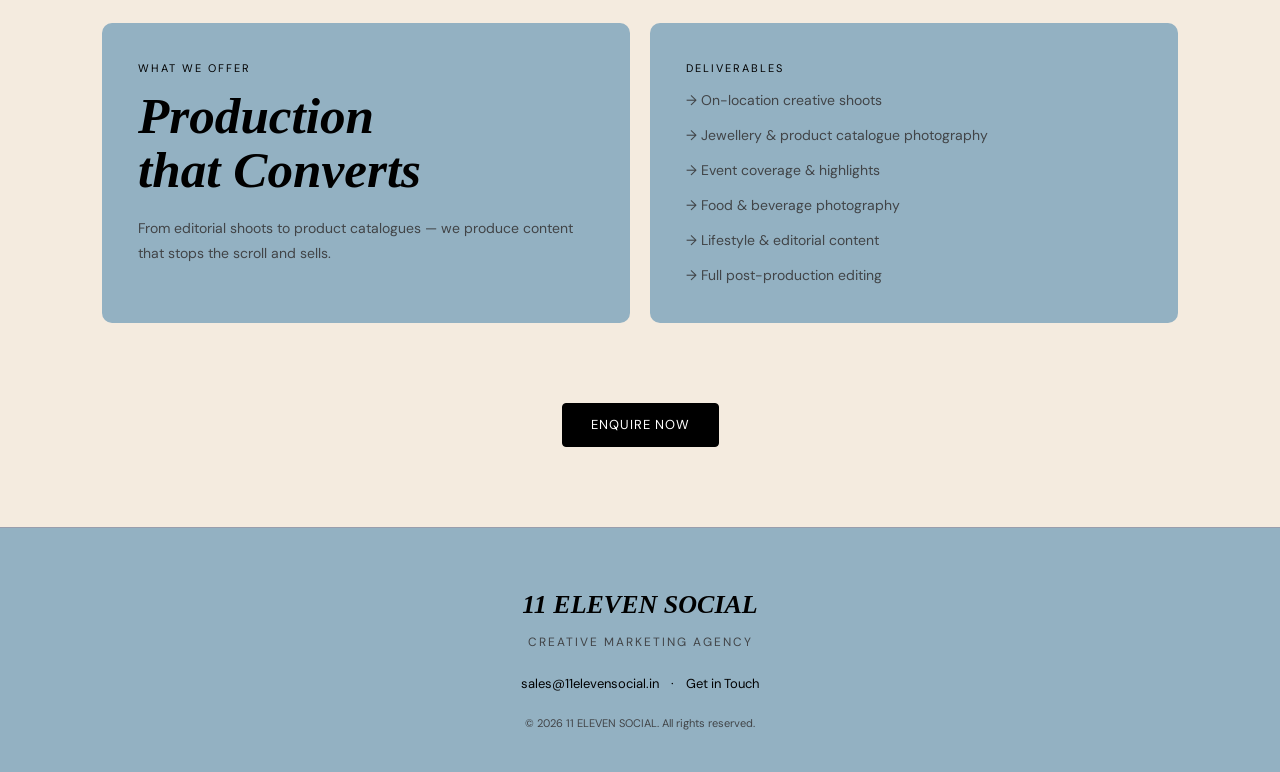
<file: hospitality.html>
<!DOCTYPE html>
<html lang="en">
<head>
  <meta charset="UTF-8" />
  <meta name="viewport" content="width=device-width, initial-scale=1.0" />
  <title>Production Work — 11Eleven Social</title>
  <link rel="preconnect" href="https://fonts.googleapis.com" />
  <link href="https://fonts.googleapis.com/css2?family=Playfair+Display:ital,wght@0,700;1,400;1,700&family=DM+Sans:wght@300;400;500&display=swap" rel="stylesheet" />
  <link rel="stylesheet" href="style.css" />
  <style>
    /* ── 3×2 CATEGORY GRID ── */
    .cat-grid {
      display: grid;
      grid-template-columns: repeat(3, 1fr);
      gap: 16px;
      max-width: var(--max-w);
      margin: 0 auto;
      padding: 0 32px 64px;
    }

    .cat-card {
      aspect-ratio: 9/16;
      border-radius: 12px;
      overflow: hidden;
      position: relative;
      cursor: pointer;
      background: var(--pink-mid);
    }

    .cat-card img {
      width: 100%;
      height: 100%;
      object-fit: cover;
      display: block;
      transition: transform 0.4s ease;
    }
    .cat-card:hover img { transform: scale(1.04); }

    /* gradient overlay */
    .cat-card::after {
      content: '';
      position: absolute;
      inset: 0;
      background: linear-gradient(to top, rgba(0,0,0,0.55) 0%, rgba(0,0,0,0) 50%);
      border-radius: 12px;
      pointer-events: none;
    }

    /* placeholder gradients */
    .cat-card.ph-1 { background: linear-gradient(160deg,#dbb0a8 0%,#b86858 100%); }
    .cat-card.ph-2 { background: linear-gradient(160deg,#e8c4bc 0%,#d4908a 100%); }
    .cat-card.ph-3 { background: linear-gradient(160deg,#e0c0b8 0%,#c07070 100%); }
    .cat-card.ph-4 { background: linear-gradient(160deg,#f0d0c8 0%,#c88080 100%); }
    .cat-card.ph-5 { background: linear-gradient(160deg,#f4dcd8 0%,#cc9090 100%); }
    .cat-card.ph-6 { background: linear-gradient(160deg,#ead4d0 0%,#d4a0a0 100%); }

    .cat-label {
      position: absolute;
      bottom: 14px;
      left: 0; right: 0;
      text-align: center;
      font-size: 11px;
      letter-spacing: 2px;
      text-transform: uppercase;
      color: rgba(255,255,255,0.92);
      font-weight: 600;
      z-index: 2;
    }

    /* ── LIGHTBOX ── */
    #catLightbox {
      display: none;
      position: fixed;
      inset: 0;
      background: rgba(0,0,0,0.94);
      z-index: 9999;
      flex-direction: column;
      align-items: center;
      justify-content: flex-start;
      overflow-y: auto;
      padding: 60px 20px 40px;
    }
    #catLightbox.open { display: flex; }

    #lbTitle {
      font-family: var(--font-display);
      font-size: 28px;
      font-style: italic;
      color: white;
      margin-bottom: 28px;
      letter-spacing: 1px;
      text-align: center;
    }

    #lbClose {
      position: fixed;
      top: 20px;
      right: 24px;
      background: none;
      border: none;
      color: white;
      font-size: 32px;
      cursor: pointer;
      z-index: 10000;
      line-height: 1;
    }

    #lbGrid {
      display: grid;
      grid-template-columns: repeat(3, 1fr);
      gap: 12px;
      width: 100%;
      max-width: 900px;
    }

    #lbGrid .lb-img-wrap {
      aspect-ratio: 4/5;
      border-radius: 8px;
      overflow: hidden;
      background: #2a2a2a;
    }

    #lbGrid .lb-img-wrap img {
      width: 100%;
      height: 100%;
      object-fit: cover;
      display: block;
    }

    /* mobile */
    @media (max-width: 768px) {
      .cat-grid {
        grid-template-columns: repeat(2, 1fr);
        gap: 10px;
        padding: 0 14px 48px;
      }
      #lbGrid { grid-template-columns: repeat(2, 1fr); }
      #catLightbox { padding: 70px 14px 40px; }
    }
  </style>
</head>
<body>

  <h1 class="page-title reveal">PRODUCTION WORK</h1>

  <!--
    HOW TO ADD IMAGES TO EACH CATEGORY:
    - Each cat-card has a data-category attribute (e.g. "creative-photoshoots")
    - Create a folder: images/creative-photoshoots/
    - Put your images in there named: 1.jpg, 2.jpg, 3.jpg ... up to 9
    - Update data-count to match how many images you have
    - Replace the placeholder class (ph-1 etc) with your own cover image:
        <img src="images/creative-photoshoots/cover.jpg" alt="..." />
  -->

  <div class="cat-grid reveal">

    <div class="cat-card ph-1" data-category="creative-photoshoots" data-label="Creative Photoshoots" data-count="6">
      <!-- <img src="images/creative-photoshoots/cover.jpg" alt="Creative Photoshoots" /> -->
      <div class="cat-label">Creative Photoshoots</div>
    </div>

    <div class="cat-card ph-2" data-category="catalogue" data-label="Catalogue" data-count="6">
      <!-- <img src="images/catalogue/cover.jpg" alt="Catalogue" /> -->
      <div class="cat-label">Catalogue</div>
    </div>

    <div class="cat-card ph-3" data-category="jewellery" data-label="Jewellery" data-count="6">
      <!-- <img src="images/jewellery/cover.jpg" alt="Jewellery" /> -->
      <div class="cat-label">Jewellery</div>
    </div>

    <div class="cat-card ph-4" data-category="events" data-label="Events" data-count="6">
      <!-- <img src="images/events/cover.jpg" alt="Events" /> -->
      <div class="cat-label">Events</div>
    </div>

    <div class="cat-card ph-5" data-category="food" data-label="Food" data-count="6">
      <!-- <img src="images/food/cover.jpg" alt="Food" /> -->
      <div class="cat-label">Food</div>
    </div>

    <div class="cat-card ph-6" data-category="lifestyle" data-label="Lifestyle" data-count="6">
      <!-- <img src="images/lifestyle/cover.jpg" alt="Lifestyle" /> -->
      <div class="cat-label">Lifestyle</div>
    </div>

  </div>

  <!-- Info cards -->
  <div style="display:grid;grid-template-columns:1fr 1fr;gap:20px;max-width:var(--max-w);margin:0 auto;padding:0 32px 80px;" class="reveal">
    <div style="background:var(--pink-mid);border-radius:var(--radius);padding:36px;">
      <p style="font-size:11px;letter-spacing:2px;text-transform:uppercase;color:var(--rose);margin-bottom:12px;">What We Offer</p>
      <h2 class="section-title" style="margin-bottom:20px;">Production<br/>that <em>Converts</em></h2>
      <p style="color:var(--text-muted);font-size:14px;line-height:1.75;">From editorial shoots to product catalogues — we produce content that stops the scroll and sells.</p>
    </div>
    <div style="background:var(--pink-mid);border-radius:var(--radius);padding:36px;">
      <p style="font-size:11px;letter-spacing:2px;text-transform:uppercase;color:var(--rose);margin-bottom:12px;">Deliverables</p>
      <ul style="display:flex;flex-direction:column;gap:12px;color:var(--text-muted);font-size:14px;">
        <li>→ On-location creative shoots</li>
        <li>→ Jewellery & product catalogue photography</li>
        <li>→ Event coverage & highlights</li>
        <li>→ Food & beverage photography</li>
        <li>→ Lifestyle & editorial content</li>
        <li>→ Full post-production editing</li>
      </ul>
    </div>
  </div>

  <div style="text-align:center;padding:0 32px 80px;">
    <a href="contact.html" class="btn btn-solid">Enquire Now</a>
  </div>

  <!-- Category Lightbox -->
  <div id="catLightbox">
    <button id="lbClose">&#x2715;</button>
    <div id="lbTitle"></div>
    <div id="lbGrid"></div>
  </div>

  <script src="shared.js"></script>
  <script src="main.js"></script>
  <script>
    // Open lightbox when category card is clicked
    document.querySelectorAll('.cat-card').forEach(function(card) {
      card.addEventListener('click', function() {
        var category = card.getAttribute('data-category');
        var label    = card.getAttribute('data-label');
        var count    = parseInt(card.getAttribute('data-count')) || 6;

        document.getElementById('lbTitle').textContent = label;

        var grid = document.getElementById('lbGrid');
        grid.innerHTML = '';

        for (var i = 1; i <= count; i++) {
          var wrap = document.createElement('div');
          wrap.className = 'lb-img-wrap';
          var img = document.createElement('img');
          img.src = 'images/' + category + '/' + i + '.jpg';
          img.alt = label + ' ' + i;
          img.onerror = function() {
            this.parentElement.style.background = 'linear-gradient(160deg,#e8c4bc,#c07070)';
            this.style.display = 'none';
          };
          wrap.appendChild(img);
          grid.appendChild(wrap);
        }

        document.getElementById('catLightbox').classList.add('open');
        document.body.style.overflow = 'hidden';
      });
    });

    // Close
    document.getElementById('lbClose').addEventListener('click', function() {
      document.getElementById('catLightbox').classList.remove('open');
      document.body.style.overflow = '';
    });
    document.getElementById('catLightbox').addEventListener('click', function(e) {
      if (e.target === this) {
        this.classList.remove('open');
        document.body.style.overflow = '';
      }
    });
  </script>
</body>
</html>
</file>
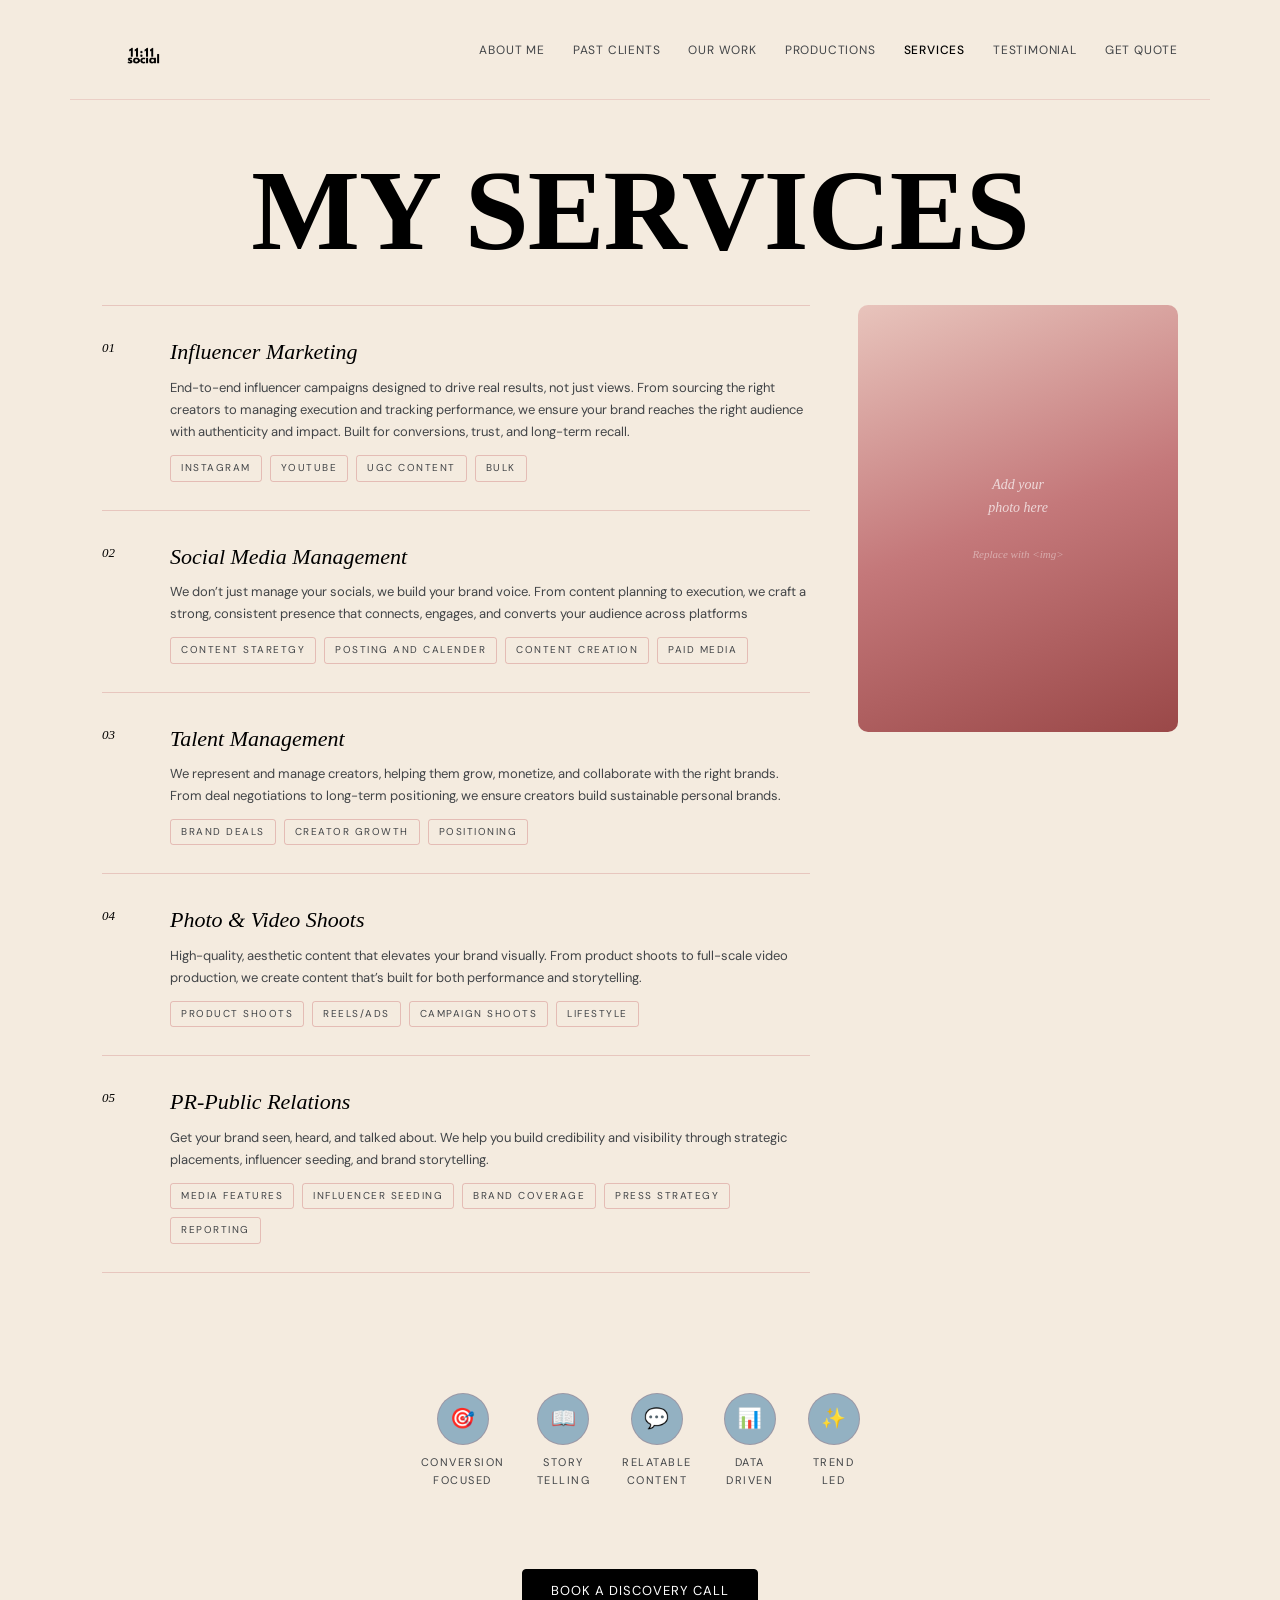
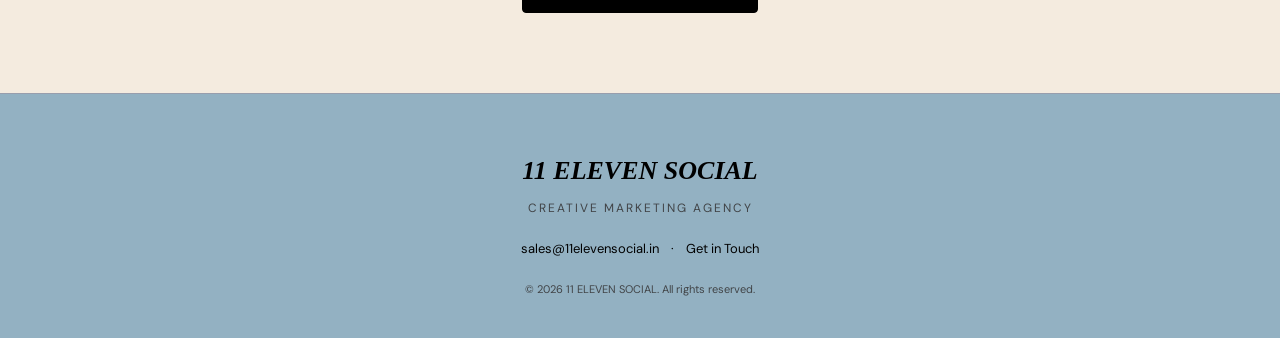
<file: services.html>
<!DOCTYPE html>
<html lang="en">
<head>
  <meta charset="UTF-8" />
  <meta name="viewport" content="width=device-width, initial-scale=1.0" />
  <title>Services — 11Eleven Social</title>
  <link rel="preconnect" href="https://fonts.googleapis.com" />
  <link href="https://fonts.googleapis.com/css2?family=Playfair+Display:ital,wght@0,700;1,400;1,700&family=DM+Sans:wght@300;400;500&display=swap" rel="stylesheet" />
  <link rel="stylesheet" href="style.css" />
  <style>
    .services-layout {
      display: grid;
      grid-template-columns: 1fr 320px;
      gap: 48px;
      max-width: var(--max-w);
      margin: 0 auto;
      padding: 0 32px 80px;
      align-items: start;
    }
    .service-list { display: flex; flex-direction: column; gap: 0; }
    .service-item {
      border-top: 1px solid rgba(180,50,58,.2);
      padding: 28px 0;
      display: grid;
      grid-template-columns: 48px 1fr;
      gap: 20px;
      align-items: start;
      cursor: pointer;
      transition: background .2s;
    }
    .service-item:last-child { border-bottom: 1px solid rgba(180,50,58,.2); }
    .service-num {
      font-family: var(--font-display);
      font-size: 13px;
      font-style: italic;
      color: var(--rose);
      padding-top: 3px;
    }
    .service-name {
      font-family: var(--font-display);
      font-size: 22px;
      font-style: italic;
      color: var(--rose);
      margin-bottom: 6px;
    }
    .service-desc { font-size: 13px; color: var(--text-muted); line-height: 1.7; }
    .service-tags { display: flex; flex-wrap: wrap; gap: 8px; margin-top: 12px; }
    .service-tag {
      font-size: 10px;
      letter-spacing: 1.5px;
      text-transform: uppercase;
      padding: 4px 10px;
      border: 1px solid rgba(180,50,58,.25);
      border-radius: 3px;
      color: var(--text-muted);
    }

    .services-photo {
      position: sticky;
      top: calc(var(--nav-h) + 24px);
      border-radius: var(--radius);
      overflow: hidden;
      aspect-ratio: 3/4;
      background: linear-gradient(160deg,#e8c4bc 0%,#c4787a 50%,#9a4848 100%);
      display: flex;
      align-items: center;
      justify-content: center;
    }
    .services-photo-placeholder {
      font-family: var(--font-display);
      font-size: 14px;
      font-style: italic;
      color: rgba(255,255,255,.7);
      text-align: center;
      padding: 24px;
    }

    .pillars {
      display: flex;
      gap: 32px;
      justify-content: center;
      flex-wrap: wrap;
      padding: 40px 32px 80px;
      max-width: var(--max-w);
      margin: 0 auto;
    }
    .pillar {
      display: flex;
      flex-direction: column;
      align-items: center;
      gap: 8px;
    }
    .pillar-icon {
      width: 52px; height: 52px;
      border-radius: 50%;
      background: var(--pink-mid);
      display: flex;
      align-items: center;
      justify-content: center;
      font-size: 20px;
      border: 1px solid rgba(180,50,58,.2);
    }
    .pillar-label {
      font-size: 11px;
      letter-spacing: 1.5px;
      text-transform: uppercase;
      color: var(--text-muted);
      text-align: center;
    }

    @media(max-width:768px){
      .services-layout{grid-template-columns:1fr;}
      .services-photo{display:none;}
    }
  </style>
</head>
<body>

  <h1 class="page-title reveal">MY SERVICES</h1>

  <div class="services-layout">
    <div class="service-list reveal">
      <div class="service-item">
        <div class="service-num">01</div>
        <div>
          <div class="service-name">Influencer Marketing</div>
          <p class="service-desc">End-to-end influencer campaigns designed to drive real results, not just views. From sourcing the right creators to managing execution and tracking performance, we ensure your brand reaches the right audience with authenticity and impact. Built for conversions, trust, and long-term recall.</p>
          <div class="service-tags">
            <span class="service-tag">Instagram</span>
            <span class="service-tag">Youtube</span>
            <span class="service-tag">UGC Content</span>
            <span class="service-tag">Bulk</span>
          </div>
        </div>
      </div>
      <div class="service-item">
        <div class="service-num">02</div>
        <div>
          <div class="service-name">Social Media Management</div>
          <p class="service-desc">We don’t just manage your socials, we build your brand voice. From content planning to execution, we craft a strong, consistent presence that connects, engages, and converts your audience across platforms</p>
          <div class="service-tags">
            <span class="service-tag">Content Staretgy</span>
            <span class="service-tag">Posting and Calender</span>
            <span class="service-tag">Content Creation</span>
            <span class="service-tag">Paid Media</span>
          </div>
        </div>
      </div>
      <div class="service-item">
        <div class="service-num">03</div>
        <div>
          <div class="service-name">Talent Management</div>
          <p class="service-desc">We represent and manage creators, helping them grow, monetize, and collaborate with the right brands. From deal negotiations to long-term positioning, we ensure creators build sustainable personal brands.</p>
          <div class="service-tags">
            <span class="service-tag">Brand Deals</span>
            <span class="service-tag">Creator Growth</span>
            <span class="service-tag">Positioning</span>
          </div>
        </div>
      </div>
      <div class="service-item">
        <div class="service-num">04</div>
        <div>
          <div class="service-name">Photo & Video Shoots</div>
          <p class="service-desc">High-quality, aesthetic content that elevates your brand visually. From product shoots to full-scale video production, we create content that’s built for both performance and storytelling.</p>
          <div class="service-tags">
            <span class="service-tag">Product Shoots</span>
            <span class="service-tag">Reels/Ads</span>
            <span class="service-tag">Campaign Shoots</span>
            <span class="service-tag">Lifestyle</span>
          </div>
        </div>
      </div>
      <div class="service-item">
        <div class="service-num">05</div>
        <div>
          <div class="service-name">PR-Public Relations</div>
          <p class="service-desc">Get your brand seen, heard, and talked about. We help you build credibility and visibility through strategic placements, influencer seeding, and brand storytelling.</p>
          <div class="service-tags">
            <span class="service-tag">Media Features</span>
            <span class="service-tag">Influencer Seeding</span>
            <span class="service-tag">Brand Coverage</span>
            <span class="service-tag">Press Strategy</span>
            <span class="service-tag">Reporting</span>
          </div>
        </div>
      </div>
    </div>

    <div class="services-photo">
      <div class="services-photo-placeholder">
        Add your<br/>photo here<br/><br/>
        <small style="font-size:11px;opacity:.6">Replace with &lt;img&gt;</small>
      </div>
    </div>
  </div>

  <div class="pillars reveal">
    <div class="pillar"><div class="pillar-icon">🎯</div><div class="pillar-label">Conversion<br/>Focused</div></div>
    <div class="pillar"><div class="pillar-icon">📖</div><div class="pillar-label">Story<br/>telling</div></div>
    <div class="pillar"><div class="pillar-icon">💬</div><div class="pillar-label">Relatable<br/>Content</div></div>
    <div class="pillar"><div class="pillar-icon">📊</div><div class="pillar-label">Data<br/>Driven</div></div>
    <div class="pillar"><div class="pillar-icon">✨</div><div class="pillar-label">Trend<br/>Led</div></div>
  </div>

  <div style="text-align:center;padding:0 32px 80px;">
    <a href="contact.html" class="btn btn-solid">Book a Discovery Call</a>
  </div>

  <script src="shared.js"></script>
  <script src="main.js"></script>
</body>
</html>
</file>
<file: style.css>
/* ============================================================
   11ELEVEN SOCIAL — Global Stylesheet
   ── Edit the :root variables to restyle the entire site ──
   ============================================================ */

/* ─── CUSTOMISE HERE ─────────────────────────────────────── */
:root {
  /* Brand palette */
  --pink-bg:       #f4ebdf;       /* main page background   */
  --pink-light:    #6b859b;       /* lighter section bg     */
  --pink-mid:      #93b1c2;       /* cards / accents        */
  --rose:          #000000;       /* headline / accent red  */
  --rose-dark:     #000000;       /* hover / dark text      */
  --text:          #000000;       /* body text              */
  --text-muted:    #414447;       /* subtext                */
  --white:         #ffffff;

  /* Typography */
  --font-display:  'Advercase', serif;   /* big headlines */
  --font-body:     'DM Sans', sans-serif;        /* body text     */

  /* Layout */
  --nav-h:         100px;
  --max-w:         1140px;
  --radius:        10px;
  --section-pad:   80px 40px;
}

/* ─── RESET ──────────────────────────────────────────────── */
*, *::before, *::after { box-sizing: border-box; margin: 0; padding: 0; }
html  { scroll-behavior: smooth; }
body  {
  font-family: var(--font-body);
  background:  var(--pink-bg);
  color:       var(--text);
  font-size:   15px;
  line-height: 1.65;
  overflow-x:  hidden;
  padding-top: var(--nav-h);
}
a    { color: inherit; text-decoration: none; }
ul   { list-style: none; }
img  { max-width: 100%; display: block; border-radius: 6px; }

/* ─── UTILITIES ──────────────────────────────────────────── */
.container { max-width: var(--max-w); margin: 0 auto; padding: 0 32px; }
.section   { padding: var(--section-pad); }

/* page-level giant headline */
.page-title {
  font-family: var(--font-display);
  font-size:   clamp(52px, 9vw, 120px);
  color:       var(--rose);
  font-weight: 700;
  line-height: 0.95;
  letter-spacing: -1px;
  text-align:  center;
  padding:     56px 32px 40px;
}

/* section headline (smaller) */
.section-title {
  font-family: var(--font-display);
  font-size:   clamp(28px, 4vw, 52px);
  color:       var(--rose);
  font-weight: 700;
  font-style:  italic;
  line-height: 1.05;
}

/* category tag below gallery */
.gallery-tag {
  text-align:     center;
  font-size:      11px;
  letter-spacing: 3px;
  text-transform: uppercase;
  color:          var(--text-muted);
  margin-top:     18px;
}

/* ─── BUTTONS ────────────────────────────────────────────── */
.btn {
  display:       inline-block;
  border:        1.5px solid var(--rose);
  color:         var(--rose);
  padding:       10px 28px;
  border-radius: 4px;
  font-size:     13px;
  letter-spacing:1px;
  text-transform:uppercase;
  transition:    background .2s, color .2s;
  cursor:        pointer;
  background:    transparent;
  font-family:   var(--font-body);
}
.btn:hover { background: var(--rose); color: var(--white); }
.btn-solid { background: var(--rose); color: var(--white); }
.btn-solid:hover { background: var(--rose-dark); border-color: var(--rose-dark); }

/* ─── NAV ────────────────────────────────────────────────── */
.site-nav {
  position:   fixed;
  top: 0; left: 0; right: 0;
  height:     var(--nav-h);
  z-index:    900;
  background: var(--pink-bg);
  transition: box-shadow .3s;
}
.site-nav.scrolled { box-shadow: 0 2px 12px rgba(180,50,58,.12); }

.nav-inner {
  max-width:   var(--max-w);
  margin:      0 auto;
  height:      100%;
  display:     flex;
  align-items: center;
  justify-content: space-between;
  padding:     0 32px;
  border-bottom: 1px solid rgba(180,50,58,.15);
}

.nav-logo {
  height: 80px;
  width: auto;
  display: block;
  object-fit: contain;
  flex-shrink: 0;
  margin-top: 20px;
}

.nav-brand {
  display:     flex;
  align-items: center;
  gap:         10px;
  flex-shrink: 0;
  text-decoration: none;
}

.nav-brand-text {
  font-family:    var(--font-display);
  font-size:      16px;
  font-weight:    700;
  font-style:     italic;
  color:          var(--rose);
  letter-spacing: .5px;
  white-space:    nowrap;
}

.nav-list {
  display:     flex;
  gap:         28px;
  align-items: center;
}
.nav-list a {
  font-size:      12px;
  letter-spacing: .8px;
  text-transform: uppercase;
  color:          var(--text-muted);
  transition:     color .2s;
  white-space:    nowrap;
}
.nav-list a:hover,
.nav-list a.active { color: var(--rose); font-weight: 500; }

.nav-burger {
  display:    none;
  flex-direction: column;
  gap:        5px;
  background: none;
  border:     none;
  cursor:     pointer;
}
.nav-burger span {
  width: 22px; height: 2px;
  background: var(--rose);
  border-radius: 2px;
  display: block;
}

.nav-mobile {
  display:        none;
  flex-direction: column;
  background:     var(--pink-bg);
  padding:        24px 32px 32px;
  border-bottom:  1px solid rgba(180,50,58,.15);
  gap: 20px;
}
.nav-mobile.open { display: flex; }
.nav-mobile a {
  font-family:    var(--font-display);
  font-size:      22px;
  font-style:     italic;
  color:          var(--rose);
}

/* ─── FOOTER ─────────────────────────────────────────────── */
.site-footer {
  background:  var(--pink-mid);
  text-align:  center;
  padding:     56px 32px 40px;
  border-top:  1px solid rgba(180,50,58,.15);
}
.footer-brand {
  font-family: var(--font-display);
  font-size:   26px;
  font-style:  italic;
  font-weight: 700;
  color:       var(--rose);
  margin-bottom: 6px;
}
.footer-sub  { font-size: 12px; letter-spacing: 2px; text-transform: uppercase; color: var(--text-muted); margin-bottom: 20px; }
.footer-links { display: flex; gap: 12px; justify-content: center; align-items: center; margin-bottom: 20px; font-size: 13px; }
.footer-links a { color: var(--rose); transition: opacity .2s; }
.footer-links a:hover { opacity: .7; }
.footer-copy { font-size: 11px; color: var(--text-muted); }

/* ─── HORIZONTAL GALLERY ROW ─────────────────────────────── */
.gallery-row {
  display: flex;
  gap:     12px;
  overflow-x: auto;
  padding-bottom: 4px;
  scrollbar-width: none;
}
.gallery-row::-webkit-scrollbar { display: none; }
.gallery-row .gcard {
  flex:         0 0 auto;
  width:        clamp(140px, 18vw, 220px);
  aspect-ratio: 9/16;
  background:   var(--pink-mid);
  border-radius: 8px;
  overflow:     hidden;
  position:     relative;
}
.gallery-row .gcard img { width: 100%; height: 100%; object-fit: cover; }

/* placeholder gradient cards */
.gcard.ph-1 { background: linear-gradient(160deg,#e8c4bc 0%,#d4908a 100%); }
.gcard.ph-2 { background: linear-gradient(160deg,#f0d0c8 0%,#c88080 100%); }
.gcard.ph-3 { background: linear-gradient(160deg,#dbb0a8 0%,#b86858 100%); }
.gcard.ph-4 { background: linear-gradient(160deg,#f4dcd8 0%,#cc9090 100%); }
.gcard.ph-5 { background: linear-gradient(160deg,#e0c0b8 0%,#c07070 100%); }

/* label inside card */
.gcard-label {
  position:   absolute;
  bottom: 10px; left: 0; right: 0;
  text-align: center;
  font-size:  10px;
  letter-spacing: 1.5px;
  text-transform: uppercase;
  color: rgba(255,255,255,.85);
  font-weight: 500;
}

/* ─── REVEAL ANIMATION ───────────────────────────────────── */
.reveal {
  opacity: 0;
  transform: translateY(24px);
  transition: opacity .65s ease, transform .65s ease;
}
.reveal.on { opacity: 1; transform: none; }

/* ─── RESPONSIVE ─────────────────────────────────────────── */
@media (max-width: 860px) {
  :root { --section-pad: 56px 24px; }
  .nav-list   { display: none; }
  .nav-burger { display: flex; }
  .container  { padding: 0 20px; }
}

/* ─── GLOBAL MOBILE FIXES ────────────────────────────────── */
@media (max-width: 768px) {
  .page-title {
    font-size: clamp(40px, 12vw, 80px);
    padding: 36px 20px 28px;
  }
  .section-title {
    font-size: clamp(24px, 7vw, 40px);
  }
  .btn {
    padding: 10px 20px;
    font-size: 12px;
  }
  .nav-inner {
    padding: 0 16px;
  }
  .nav-logo {
    height: 60px;
    margin-top: 16px;
  }
  .site-footer {
    padding: 40px 20px 28px;
  }
  .footer-links {
    flex-direction: column;
    gap: 8px;
  }
  .brands-section {
    padding: 0 12px 48px;
  }
}
</file>
